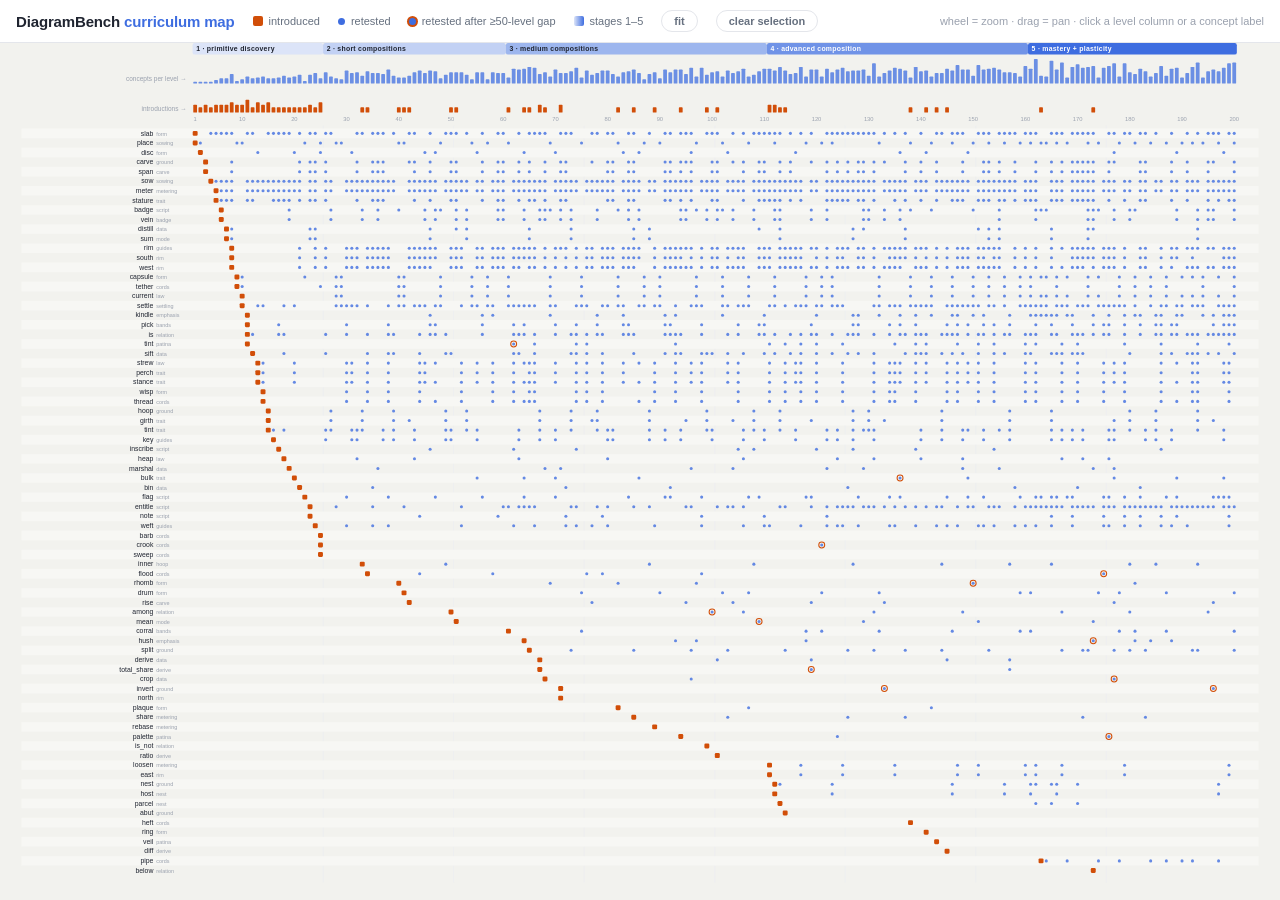
<file: docs/curriculum-map.html>
<!DOCTYPE html>
<html lang="en">
<head>
<meta charset="utf-8">
<meta name="viewport" content="width=device-width, initial-scale=1">
<title>DiagramBench Curriculum Map</title>
<style>
:root {
  --ground:#F2F2EE; --panel:#FFFFFF; --ink:#1F2430; --muted:#66707F;
  --faint:#9AA1AE; --line:#E4E6EB; --intro:#D14E08; --reuse:#3E6DE0;
  --grid:#ECEDF1; --stripe:#F7F7F4; --dim:0.14;
  --s1:#DCE4F8; --s2:#C2D1F4; --s3:#9DB6EE; --s4:#7093E7; --s5:#3E6DE0;
}
@media (prefers-color-scheme: dark) { :root {
  --ground:#14171E; --panel:#1C202A; --ink:#E7EAF1; --muted:#A2ABBA;
  --faint:#6E7686; --line:#2C3240; --intro:#E06A2B; --reuse:#5B82E8;
  --grid:#252B37; --stripe:#191D26;
  --s1:#262E40; --s2:#303C58; --s3:#3D4F77; --s4:#4C64A0; --s5:#6E93F0;
}}
:root[data-theme="light"] {
  --ground:#F2F2EE; --panel:#FFFFFF; --ink:#1F2430; --muted:#66707F;
  --faint:#9AA1AE; --line:#E4E6EB; --intro:#D14E08; --reuse:#3E6DE0;
  --grid:#ECEDF1; --stripe:#F7F7F4;
  --s1:#DCE4F8; --s2:#C2D1F4; --s3:#9DB6EE; --s4:#7093E7; --s5:#3E6DE0;
}
:root[data-theme="dark"] {
  --ground:#14171E; --panel:#1C202A; --ink:#E7EAF1; --muted:#A2ABBA;
  --faint:#6E7686; --line:#2C3240; --intro:#E06A2B; --reuse:#5B82E8;
  --grid:#252B37; --stripe:#191D26;
  --s1:#262E40; --s2:#303C58; --s3:#3D4F77; --s4:#4C64A0; --s5:#6E93F0;
}
* { box-sizing: border-box; }
html, body { height: 100%; }
body { margin:0; background:var(--ground); color:var(--ink); overflow:hidden;
  font-family: Inter,-apple-system,'Segoe UI','Helvetica Neue',Arial,sans-serif; }
#bar { display:flex; align-items:center; gap:18px; padding:10px 16px;
  background:var(--panel); border-bottom:1px solid var(--line); flex-wrap:wrap; }
#bar h1 { font-size:15px; margin:0; letter-spacing:-0.01em; }
#bar h1 span { color:var(--reuse); }
.chip { display:flex; align-items:center; gap:6px; font-size:11px;
  color:var(--muted); }
.sw { width:10px; height:10px; border-radius:2px; }
.sw.dot { border-radius:50%; width:7px; height:7px; }
.btn { font-size:11px; font-weight:600; padding:4px 12px; border-radius:14px;
  border:1px solid var(--line); background:var(--panel); color:var(--muted);
  cursor:pointer; }
.btn:hover { border-color: var(--reuse); color: var(--reuse); }
#hint { font-size:11px; color:var(--faint); margin-left:auto; }
#stage { position:relative; width:100%; height:calc(100% - 46px); }
svg { width:100%; height:100%; display:block; cursor:grab; }
svg.panning { cursor:grabbing; }
text { font-family:inherit; }
#tip { position:absolute; pointer-events:none; background:var(--panel);
  border:1px solid var(--line); border-radius:8px; padding:8px 10px;
  font-size:11px; line-height:1.45; max-width:340px; display:none;
  box-shadow:0 4px 18px rgba(10,14,25,0.14); z-index:5; }
#tip .h { font-weight:700; }
#tip .m { color:var(--muted); }
#inspector { position:absolute; top:12px; right:12px; width:320px;
  max-height:calc(100% - 24px); overflow-y:auto; background:var(--panel);
  border:1px solid var(--line); border-radius:12px; padding:14px 16px;
  font-size:12px; line-height:1.5; display:none; z-index:4;
  box-shadow:0 6px 24px rgba(10,14,25,0.14); }
#inspector h3 { margin:0 0 2px; font-size:13px; }
#inspector .sub { color:var(--muted); font-size:11px; margin-bottom:8px; }
#inspector .close { float:right; cursor:pointer; color:var(--faint);
  font-size:14px; border:none; background:none; }
#inspector ul { margin:6px 0 0; padding-left:0; list-style:none; }
#inspector li { padding:2px 0; cursor:pointer; display:flex; gap:6px;
  align-items:baseline; }
#inspector li:hover { color:var(--reuse); }
#inspector li .tag { font-size:9px; color:var(--faint); text-transform:
  uppercase; letter-spacing:0.05em; min-width:44px; }
#inspector li.new .name { color:var(--intro); font-weight:700; }
#inspector .stat { display:inline-block; margin-right:12px;
  color:var(--muted); }
#inspector .stat b { color:var(--ink); }
</style>
</head>
<body>
<div id="bar">
  <h1>DiagramBench <span>curriculum map</span></h1>
  <span class="chip"><span class="sw" style="background:var(--intro)"></span>introduced</span>
  <span class="chip"><span class="sw dot" style="background:var(--reuse)"></span>retested</span>
  <span class="chip"><span class="sw dot" style="background:var(--reuse);box-shadow:0 0 0 2px var(--intro)"></span>retested after ≥50-level gap</span>
  <span class="chip"><span class="sw" style="background:linear-gradient(90deg,var(--s1),var(--s5))"></span>stages 1–5</span>
  <button class="btn" id="fit">fit</button>
  <button class="btn" id="clear">clear selection</button>
  <span id="hint">wheel = zoom · drag = pan · click a level column or a concept label</span>
</div>
<div id="stage">
  <svg id="svg"><g id="world"></g><g id="overlay-fixed"></g></svg>
  <div id="tip"></div>
  <div id="inspector"></div>
</div>
<script>
const DATA = {"concepts": [{"n": "slab", "t": "form", "f": "sowing", "i": 1, "u": [1, 4, 5, 6, 7, 8, 11, 12, 15, 16, 17, 18, 19, 21, 23, 24, 26, 27, 32, 33, 35, 36, 37, 39, 42, 43, 46, 49, 50, 51, 53, 56, 59, 60, 63, 65, 66, 67, 68, 71, 72, 73, 77, 78, 80, 81, 84, 85, 88, 91, 92, 94, 95, 96, 99, 100, 101, 104, 106, 108, 109, 110, 111, 112, 113, 115, 117, 119, 122, 123, 124, 125, 126, 127, 128, 129, 130, 131, 133, 135, 137, 140, 143, 144, 146, 147, 148, 151, 152, 153, 155, 156, 157, 158, 160, 161, 162, 165, 166, 167, 169, 170, 171, 172, 173, 176, 177, 179, 180, 182, 183, 185, 188, 191, 193, 195, 196, 197, 199, 200], "g": []}, {"n": "place", "t": "op", "f": "sowing", "i": 1, "u": [1, 2, 9, 10, 22, 25, 28, 29, 40, 41, 48, 54, 57, 61, 69, 75, 82, 87, 90, 97, 102, 107, 112, 118, 121, 123, 132, 138, 142, 146, 150, 153, 156, 159, 161, 163, 164, 166, 168, 172, 174, 178, 181, 184, 187, 190, 192, 194, 197, 200], "g": []}, {"n": "disc", "t": "form", "f": "sowing", "i": 2, "u": [2, 13, 20, 25, 31, 45, 47, 55, 64, 70, 83, 86, 96, 103, 116, 136, 141, 149, 177, 189, 198], "g": []}, {"n": "carve", "t": "op", "f": "ground", "i": 3, "u": [3, 8, 21, 23, 24, 26, 32, 35, 36, 37, 42, 43, 46, 50, 51, 56, 59, 60, 63, 65, 68, 71, 72, 77, 80, 81, 84, 85, 91, 92, 94, 95, 96, 100, 101, 104, 106, 109, 110, 113, 115, 119, 122, 124, 126, 128, 129, 131, 133, 137, 140, 143, 148, 152, 153, 155, 158, 162, 165, 167, 169, 170, 171, 172, 173, 176, 177, 182, 183, 188, 191, 195, 196, 200], "g": []}, {"n": "span", "t": "carve", "f": "ground", "i": 3, "u": [3, 8, 21, 23, 24, 26, 32, 35, 36, 37, 43, 46, 50, 51, 56, 59, 60, 63, 65, 68, 71, 72, 80, 81, 84, 85, 91, 92, 94, 96, 100, 101, 106, 109, 110, 113, 115, 122, 124, 126, 128, 129, 131, 137, 140, 143, 148, 152, 153, 155, 158, 162, 165, 167, 169, 170, 171, 172, 173, 176, 182, 183, 188, 191, 195, 200], "g": []}, {"n": "sow", "t": "op", "f": "sowing", "i": 4, "u": [4, 5, 6, 7, 8, 11, 12, 13, 14, 15, 16, 17, 18, 19, 20, 21, 23, 24, 26, 27, 30, 31, 32, 33, 34, 35, 36, 37, 38, 39, 42, 43, 44, 45, 46, 47, 49, 50, 51, 52, 53, 55, 56, 58, 59, 60, 62, 63, 64, 65, 66, 67, 68, 70, 71, 72, 73, 74, 76, 77, 78, 79, 80, 81, 83, 84, 85, 86, 88, 89, 91, 92, 93, 94, 95, 96, 98, 99, 100, 101, 103, 104, 105, 106, 108, 109, 110, 111, 112, 113, 114, 115, 116, 117, 119, 120, 122, 123, 124, 125, 126, 127, 128, 129, 130, 131, 133, 134, 135, 136, 137, 139, 140, 141, 143, 144, 145, 146, 147, 148, 149, 151, 152, 153, 154, 155, 156, 157, 158, 160, 161, 162, 165, 166, 167, 169, 170, 171, 172, 173, 175, 176, 177, 179, 180, 182, 183, 185, 186, 188, 189, 191, 192, 193, 195, 196, 197, 198, 199, 200], "g": []}, {"n": "meter", "t": "op", "f": "metering", "i": 5, "u": [5, 6, 7, 8, 11, 12, 13, 14, 15, 16, 17, 18, 19, 20, 21, 23, 24, 26, 27, 30, 31, 32, 33, 34, 35, 36, 37, 38, 39, 42, 43, 44, 45, 46, 47, 49, 50, 51, 52, 53, 55, 56, 58, 59, 60, 62, 63, 64, 65, 66, 67, 68, 70, 71, 72, 73, 74, 76, 77, 78, 79, 80, 81, 83, 84, 85, 86, 88, 89, 91, 92, 93, 94, 95, 96, 98, 99, 100, 101, 103, 104, 105, 106, 108, 109, 110, 111, 112, 113, 114, 115, 116, 117, 119, 120, 122, 123, 124, 125, 126, 127, 128, 129, 130, 131, 133, 134, 135, 136, 137, 139, 140, 141, 143, 144, 145, 146, 147, 148, 149, 151, 152, 153, 154, 155, 156, 157, 158, 160, 161, 162, 165, 166, 167, 169, 170, 171, 172, 173, 175, 176, 177, 179, 180, 182, 183, 185, 186, 188, 189, 191, 192, 193, 195, 196, 197, 198, 199, 200], "g": []}, {"n": "stature", "t": "trait", "f": "metering", "i": 5, "u": [5, 6, 7, 8, 11, 12, 16, 17, 18, 19, 21, 23, 24, 26, 32, 35, 36, 37, 43, 46, 50, 51, 56, 59, 60, 63, 65, 66, 68, 71, 72, 80, 81, 84, 85, 91, 92, 94, 96, 100, 101, 106, 109, 110, 111, 112, 113, 115, 117, 122, 123, 124, 125, 126, 128, 129, 131, 135, 137, 140, 143, 146, 147, 148, 151, 152, 153, 155, 156, 158, 160, 161, 162, 165, 166, 167, 169, 170, 171, 172, 173, 176, 179, 182, 183, 188, 191, 195, 197, 199, 200], "g": []}, {"n": "badge", "t": "op", "f": "script", "i": 6, "u": [6, 19, 27, 33, 36, 40, 45, 47, 48, 51, 53, 59, 60, 64, 67, 68, 69, 71, 73, 78, 82, 84, 86, 94, 95, 97, 99, 101, 102, 104, 108, 112, 113, 119, 122, 129, 130, 133, 136, 138, 142, 150, 155, 162, 163, 164, 172, 173, 174, 177, 180, 181, 189, 193, 195, 196, 200], "g": []}, {"n": "vein", "t": "badge", "f": "script", "i": 6, "u": [6, 19, 27, 33, 36, 45, 47, 51, 53, 59, 60, 64, 67, 68, 71, 73, 78, 84, 86, 94, 95, 99, 101, 104, 108, 112, 113, 119, 122, 129, 130, 133, 136, 155, 162, 172, 173, 177, 180, 189, 193, 195, 196, 200], "g": []}, {"n": "distill", "t": "op", "f": "data", "i": 7, "u": [7, 8, 23, 24, 46, 51, 53, 65, 73, 85, 88, 109, 113, 127, 129, 137, 151, 153, 155, 165, 172, 173, 193], "g": []}, {"n": "sum", "t": "mode", "f": "data", "i": 7, "u": [7, 8, 23, 24, 46, 53, 65, 73, 85, 88, 113, 127, 137, 153, 155, 165, 172, 193], "g": []}, {"n": "rim", "t": "op", "f": "guides", "i": 8, "u": [8, 21, 24, 26, 30, 31, 32, 34, 35, 36, 37, 38, 42, 43, 44, 45, 46, 47, 50, 51, 52, 55, 56, 58, 59, 60, 62, 63, 64, 65, 66, 68, 70, 71, 72, 74, 76, 77, 79, 80, 81, 83, 84, 85, 86, 89, 91, 92, 93, 94, 95, 96, 98, 100, 101, 103, 104, 105, 106, 109, 110, 111, 113, 114, 115, 116, 117, 119, 120, 122, 124, 125, 126, 128, 129, 131, 133, 134, 135, 136, 137, 139, 140, 141, 143, 145, 147, 148, 149, 151, 152, 153, 154, 155, 158, 160, 162, 165, 167, 169, 170, 171, 172, 173, 175, 176, 177, 179, 182, 183, 186, 188, 189, 191, 192, 193, 195, 196, 198, 199, 200], "g": []}, {"n": "south", "t": "rim", "f": "guides", "i": 8, "u": [8, 21, 24, 26, 30, 31, 32, 34, 35, 36, 37, 38, 42, 43, 44, 45, 46, 47, 50, 51, 52, 55, 56, 58, 59, 60, 62, 63, 64, 65, 66, 68, 70, 72, 74, 76, 77, 79, 80, 81, 83, 84, 85, 86, 89, 91, 92, 93, 94, 96, 98, 100, 101, 103, 105, 106, 109, 110, 111, 113, 114, 115, 116, 117, 120, 122, 124, 125, 128, 129, 131, 134, 135, 136, 137, 139, 141, 143, 145, 147, 148, 149, 151, 152, 154, 155, 158, 160, 162, 165, 169, 170, 171, 172, 173, 175, 176, 177, 179, 182, 183, 186, 188, 189, 192, 198, 199, 200], "g": []}, {"n": "west", "t": "rim", "f": "guides", "i": 8, "u": [8, 21, 24, 26, 30, 31, 32, 34, 35, 36, 37, 38, 42, 43, 44, 45, 46, 50, 51, 52, 55, 56, 58, 59, 60, 62, 63, 65, 66, 68, 70, 72, 74, 76, 77, 79, 80, 81, 83, 84, 85, 89, 91, 92, 93, 94, 95, 96, 98, 100, 101, 103, 104, 105, 106, 109, 110, 111, 113, 114, 115, 116, 117, 119, 120, 122, 124, 125, 126, 128, 129, 131, 133, 134, 135, 136, 139, 140, 141, 143, 145, 147, 148, 149, 151, 152, 153, 154, 155, 158, 160, 162, 165, 167, 169, 170, 171, 173, 175, 176, 177, 179, 182, 183, 186, 188, 191, 192, 193, 195, 196, 198, 199, 200], "g": []}, {"n": "capsule", "t": "form", "f": "sowing", "i": 9, "u": [9, 10, 22, 28, 29, 40, 41, 48, 54, 57, 61, 69, 75, 82, 87, 90, 97, 102, 107, 112, 118, 121, 123, 132, 138, 142, 146, 150, 153, 156, 159, 161, 163, 164, 166, 168, 172, 174, 178, 181, 184, 187, 190, 192, 194, 197, 200], "g": []}, {"n": "tether", "t": "op", "f": "cords", "i": 9, "u": [9, 10, 25, 28, 29, 40, 41, 48, 54, 57, 61, 69, 75, 82, 87, 90, 97, 102, 107, 112, 118, 121, 123, 132, 138, 142, 146, 150, 153, 156, 159, 161, 166, 172, 178, 181, 184, 187, 194, 200], "g": []}, {"n": "current", "t": "law", "f": "settling", "i": 10, "u": [10, 28, 29, 40, 41, 48, 54, 57, 61, 69, 75, 82, 87, 90, 97, 102, 107, 112, 118, 121, 123, 132, 138, 142, 146, 150, 153, 156, 159, 161, 163, 164, 166, 168, 172, 174, 178, 181, 184, 187, 190, 192, 194, 197, 200], "g": []}, {"n": "settle", "t": "op", "f": "settling", "i": 10, "u": [10, 13, 14, 18, 20, 28, 29, 30, 31, 32, 34, 38, 40, 41, 43, 44, 45, 47, 48, 52, 54, 55, 57, 58, 61, 62, 63, 64, 65, 66, 69, 70, 74, 75, 76, 79, 80, 82, 83, 86, 87, 89, 90, 93, 96, 97, 98, 102, 103, 105, 106, 107, 111, 112, 114, 116, 117, 118, 120, 121, 123, 124, 125, 131, 132, 134, 135, 136, 138, 139, 140, 141, 142, 145, 146, 147, 148, 149, 150, 151, 153, 154, 156, 159, 160, 161, 162, 163, 164, 166, 167, 168, 170, 171, 172, 174, 175, 176, 177, 178, 179, 181, 184, 186, 187, 189, 190, 192, 193, 194, 197, 198, 199, 200], "g": []}, {"n": "kindle", "t": "op", "f": "emphasis", "i": 11, "u": [11, 46, 56, 58, 69, 78, 83, 91, 93, 102, 110, 120, 127, 128, 132, 136, 139, 142, 146, 147, 150, 152, 157, 161, 162, 163, 164, 165, 166, 168, 169, 173, 176, 179, 181, 182, 185, 186, 189, 190, 194, 196, 198, 199, 200], "g": []}, {"n": "pick", "t": "op", "f": "bands", "i": 11, "u": [11, 17, 30, 38, 46, 47, 56, 62, 64, 70, 74, 78, 83, 84, 91, 92, 98, 105, 109, 110, 119, 127, 128, 134, 136, 139, 145, 147, 149, 152, 154, 157, 162, 165, 169, 173, 175, 176, 179, 182, 185, 186, 188, 189, 196, 198, 199, 200], "g": []}, {"n": "is", "t": "relation", "f": "data", "i": 11, "u": [11, 12, 17, 18, 26, 30, 34, 38, 39, 44, 46, 47, 49, 56, 62, 63, 64, 66, 70, 73, 74, 76, 78, 79, 83, 84, 85, 91, 92, 93, 94, 98, 103, 105, 109, 110, 112, 115, 117, 119, 120, 123, 126, 127, 128, 131, 134, 136, 137, 139, 140, 141, 144, 145, 146, 147, 149, 151, 152, 154, 156, 157, 160, 161, 162, 165, 166, 169, 170, 171, 173, 175, 176, 179, 182, 185, 186, 188, 189, 191, 192, 193, 195, 196, 197, 198, 199, 200], "g": []}, {"n": "tint", "t": "op", "f": "patina", "i": 11, "u": [11, 62, 66, 74, 76, 93, 111, 114, 117, 120, 125, 135, 139, 141, 147, 151, 154, 160, 162, 167, 170, 179, 186, 193, 199], "g": [62]}, {"n": "sift", "t": "op", "f": "data", "i": 12, "u": [12, 18, 26, 34, 38, 39, 44, 49, 50, 62, 63, 66, 73, 74, 76, 79, 85, 91, 93, 94, 98, 99, 100, 103, 106, 110, 112, 115, 117, 120, 123, 126, 128, 131, 137, 139, 140, 141, 144, 146, 148, 151, 154, 156, 160, 161, 165, 166, 167, 169, 170, 171, 180, 186, 188, 191, 192, 193, 195, 197, 200], "g": []}, {"n": "strew", "t": "law", "f": "settling", "i": 13, "u": [13, 14, 20, 30, 31, 34, 38, 44, 45, 47, 52, 55, 58, 62, 64, 65, 66, 70, 74, 76, 79, 83, 86, 89, 93, 96, 98, 103, 105, 111, 114, 116, 117, 120, 125, 131, 134, 135, 136, 139, 141, 145, 147, 149, 151, 154, 160, 162, 167, 170, 175, 177, 179, 186, 189, 192, 193, 198, 199], "g": []}, {"n": "perch", "t": "trait", "f": "metering", "i": 13, "u": [13, 14, 20, 30, 31, 34, 38, 44, 45, 52, 55, 58, 62, 65, 66, 70, 74, 76, 79, 83, 89, 93, 96, 98, 103, 105, 111, 114, 116, 117, 120, 125, 131, 134, 135, 136, 139, 141, 145, 147, 149, 151, 154, 160, 162, 167, 170, 175, 177, 179, 186, 192, 193, 198, 199], "g": []}, {"n": "stance", "t": "trait", "f": "metering", "i": 13, "u": [13, 14, 20, 30, 31, 34, 38, 44, 45, 47, 52, 55, 58, 62, 64, 65, 66, 70, 74, 76, 79, 83, 86, 89, 93, 96, 98, 103, 105, 111, 114, 116, 117, 120, 125, 131, 134, 135, 136, 139, 141, 145, 147, 149, 151, 154, 160, 162, 167, 170, 175, 177, 179, 186, 189, 192, 193, 198, 199], "g": []}, {"n": "wisp", "t": "form", "f": "sowing", "i": 14, "u": [14, 30, 34, 38, 44, 52, 58, 62, 65, 66, 74, 76, 79, 89, 93, 98, 105, 111, 114, 117, 120, 125, 131, 134, 135, 139, 145, 147, 151, 154, 160, 162, 167, 170, 175, 179, 186, 192, 193, 199], "g": []}, {"n": "thread", "t": "op", "f": "cords", "i": 14, "u": [14, 30, 34, 38, 44, 47, 52, 58, 62, 64, 65, 66, 74, 76, 79, 86, 89, 93, 98, 105, 111, 114, 117, 120, 125, 131, 134, 135, 139, 145, 147, 151, 154, 160, 162, 167, 170, 175, 179, 186, 189, 192, 193, 199], "g": []}, {"n": "hoop", "t": "op", "f": "ground", "i": 15, "u": [15, 27, 33, 39, 49, 53, 67, 73, 78, 88, 99, 108, 113, 127, 130, 144, 157, 165, 180, 185, 193], "g": []}, {"n": "girth", "t": "trait", "f": "metering", "i": 15, "u": [15, 27, 33, 39, 42, 49, 53, 67, 73, 77, 78, 88, 95, 99, 104, 108, 113, 119, 127, 130, 133, 144, 157, 165, 177, 180, 185, 193, 196], "g": []}, {"n": "tint", "t": "trait", "f": "metering", "i": 15, "u": [15, 16, 18, 26, 27, 31, 32, 33, 37, 39, 43, 49, 50, 53, 55, 63, 67, 70, 73, 78, 80, 81, 88, 91, 94, 99, 100, 106, 108, 110, 113, 116, 122, 124, 127, 129, 130, 131, 140, 144, 148, 149, 152, 155, 157, 165, 167, 169, 171, 176, 177, 180, 183, 185, 188, 193, 198], "g": []}, {"n": "key", "t": "op", "f": "guides", "i": 16, "u": [16, 26, 31, 32, 37, 39, 43, 49, 50, 55, 63, 67, 70, 80, 81, 88, 91, 94, 100, 106, 110, 116, 122, 124, 127, 131, 140, 144, 148, 152, 157, 165, 167, 169, 171, 176, 177, 183, 185, 188, 198], "g": []}, {"n": "inscribe", "t": "op", "f": "script", "i": 17, "u": [17, 46, 62, 74, 105, 108, 120, 127, 139, 154, 186], "g": []}, {"n": "heap", "t": "law", "f": "settling", "i": 18, "u": [18, 32, 43, 63, 80, 106, 124, 131, 140, 148, 167, 171, 176], "g": []}, {"n": "marshal", "t": "op", "f": "data", "i": 19, "u": [19, 36, 68, 71, 96, 104, 122, 129, 148, 155, 173, 177], "g": []}, {"n": "bulk", "t": "trait", "f": "metering", "i": 20, "u": [20, 55, 64, 70, 86, 136, 149, 177, 189, 198], "g": [136]}, {"n": "bin", "t": "op", "f": "data", "i": 21, "u": [21, 35, 72, 92, 126, 158, 170, 182], "g": []}, {"n": "flag", "t": "op", "f": "script", "i": 22, "u": [22, 30, 38, 47, 56, 64, 70, 84, 91, 92, 98, 107, 109, 118, 119, 128, 134, 136, 145, 149, 152, 159, 162, 163, 165, 166, 168, 169, 175, 176, 179, 182, 187, 189, 196, 197, 198, 199], "g": []}, {"n": "entitle", "t": "op", "f": "script", "i": 23, "u": [23, 28, 35, 41, 52, 60, 61, 63, 64, 65, 66, 73, 74, 78, 80, 85, 88, 95, 96, 101, 103, 104, 106, 113, 114, 119, 122, 124, 125, 126, 127, 129, 130, 131, 133, 135, 137, 139, 141, 143, 144, 147, 149, 150, 153, 154, 155, 158, 160, 161, 162, 163, 164, 165, 166, 167, 169, 170, 171, 172, 173, 175, 176, 177, 179, 180, 181, 182, 183, 184, 185, 186, 188, 189, 190, 191, 192, 193, 194, 195, 196, 198, 199, 200], "g": []}, {"n": "note", "t": "op", "f": "script", "i": 23, "u": [23, 44, 59, 72, 79, 98, 110, 122, 165, 169, 175, 179, 182, 186, 189, 199], "g": []}, {"n": "weft", "t": "op", "f": "guides", "i": 24, "u": [24, 30, 35, 38, 52, 62, 66, 72, 74, 77, 80, 89, 98, 106, 110, 111, 117, 122, 124, 125, 128, 134, 135, 139, 143, 145, 147, 151, 152, 154, 158, 160, 162, 165, 169, 175, 176, 179, 182, 186, 188, 191, 199], "g": []}, {"n": "barb", "t": "op", "f": "cords", "i": 25, "u": [25], "g": []}, {"n": "crook", "t": "op", "f": "cords", "i": 25, "u": [25, 121], "g": [121]}, {"n": "sweep", "t": "op", "f": "cords", "i": 25, "u": [25], "g": []}, {"n": "inner", "t": "hoop", "f": "ground", "i": 33, "u": [33, 49, 88, 108, 127, 144, 157, 165, 180, 185, 193], "g": []}, {"n": "flood", "t": "op", "f": "cords", "i": 34, "u": [34, 44, 58, 76, 79, 98, 175], "g": [175]}, {"n": "rhomb", "t": "form", "f": "sowing", "i": 40, "u": [40, 69, 82, 97, 150, 181], "g": [150]}, {"n": "drum", "t": "form", "f": "sowing", "i": 41, "u": [41, 75, 90, 102, 107, 121, 132, 159, 161, 174, 178, 187, 200], "g": []}, {"n": "rise", "t": "carve", "f": "ground", "i": 42, "u": [42, 77, 95, 104, 119, 133, 177, 196], "g": []}, {"n": "among", "t": "relation", "f": "data", "i": 50, "u": [50, 100, 106, 131, 148, 167, 180, 195], "g": [100]}, {"n": "mean", "t": "mode", "f": "data", "i": 51, "u": [51, 109, 129, 151, 173], "g": [109]}, {"n": "corral", "t": "op", "f": "bands", "i": 61, "u": [61, 75, 118, 121, 132, 146, 159, 161, 178, 181, 187, 200], "g": []}, {"n": "hush", "t": "op", "f": "emphasis", "i": 64, "u": [64, 93, 97, 118, 173, 181, 184, 188], "g": [173]}, {"n": "split", "t": "op", "f": "ground", "i": 65, "u": [65, 73, 85, 96, 103, 114, 126, 131, 137, 144, 153, 167, 171, 172, 177, 180, 183, 192, 193, 200], "g": []}, {"n": "derive", "t": "op", "f": "data", "i": 67, "u": [67, 101, 119, 145, 157], "g": []}, {"n": "total_share", "t": "derive", "f": "data", "i": 67, "u": [67, 119, 157], "g": [119]}, {"n": "crop", "t": "op", "f": "data", "i": 68, "u": [68, 96, 177], "g": [177]}, {"n": "invert", "t": "op", "f": "ground", "i": 71, "u": [71, 133, 196], "g": [133, 196]}, {"n": "north", "t": "rim", "f": "guides", "i": 71, "u": [71], "g": []}, {"n": "plaque", "t": "form", "f": "sowing", "i": 82, "u": [82, 107, 142], "g": []}, {"n": "share", "t": "op", "f": "metering", "i": 85, "u": [85, 103, 126, 137, 171, 183], "g": []}, {"n": "rebase", "t": "op", "f": "metering", "i": 89, "u": [89], "g": []}, {"n": "palette", "t": "op", "f": "patina", "i": 94, "u": [94, 124, 176], "g": [176]}, {"n": "is_not", "t": "relation", "f": "data", "i": 99, "u": [99], "g": []}, {"n": "ratio", "t": "derive", "f": "data", "i": 101, "u": [101], "g": []}, {"n": "loosen", "t": "op", "f": "metering", "i": 111, "u": [111, 117, 125, 135, 147, 151, 160, 162, 167, 179, 199], "g": []}, {"n": "east", "t": "rim", "f": "guides", "i": 111, "u": [111, 117, 125, 135, 147, 151, 160, 162, 167, 179, 199], "g": []}, {"n": "nest", "t": "op", "f": "ground", "i": 112, "u": [112, 113, 123, 146, 156, 161, 162, 165, 166, 170, 197], "g": []}, {"n": "host", "t": "nest", "f": "ground", "i": 112, "u": [112, 123, 146, 156, 161, 166, 197], "g": []}, {"n": "parcel", "t": "nest", "f": "ground", "i": 113, "u": [113, 162, 165, 170], "g": []}, {"n": "abut", "t": "op", "f": "ground", "i": 114, "u": [114], "g": []}, {"n": "heft", "t": "op", "f": "cords", "i": 138, "u": [138], "g": []}, {"n": "ring", "t": "form", "f": "sowing", "i": 141, "u": [141], "g": []}, {"n": "veil", "t": "op", "f": "patina", "i": 143, "u": [143], "g": []}, {"n": "diff", "t": "derive", "f": "data", "i": 145, "u": [145], "g": []}, {"n": "pipe", "t": "op", "f": "cords", "i": 163, "u": [163, 164, 168, 174, 178, 184, 187, 190, 192, 197], "g": []}, {"n": "below", "t": "relation", "f": "data", "i": 173, "u": [173], "g": []}], "levels": [{"x": 1, "s": 1, "id": "s1-t001", "d": 2, "a": 1, "q": "Bring a single slab into being on the ground.", "new": [0, 1], "req": [0, 1]}, {"x": 2, "s": 1, "id": "s1-t002", "d": 2, "a": 2, "q": "Put exactly two discs on the ground, side by side.", "new": [2], "req": [1, 2]}, {"x": 3, "s": 1, "id": "s1-t003", "d": 2, "a": 1, "q": "Divide the ground horizontally into one region per quarter, using the 'quarter' vein of ledger 'quarterly_revenue'.", "new": [3, 4], "req": [3, 4]}, {"x": 4, "s": 1, "id": "s1-t004", "d": 2, "a": 1, "q": "Give every row of ledger 'energy_mix' a slab of its own on the ground.", "new": [5], "req": [0, 5]}, {"x": 5, "s": 1, "id": "s1-t005", "d": 4, "a": 2, "q": "Sow ledger 'age_distribution' as slabs and let each one's height express its 'population'.", "new": [6, 7], "req": [0, 5, 6, 7]}, {"x": 6, "s": 1, "id": "s1-t006", "d": 6, "a": 3, "q": "Sow 'age_distribution' as slabs with height from 'population', and write each slab's 'age_band' beneath it.", "new": [8, 9], "req": [0, 5, 6, 7, 8, 9]}, {"x": 7, "s": 1, "id": "s1-t007", "d": 6, "a": 3, "q": "Reduce ledger 'quarterly_revenue' to one row per quarter carrying total 'revenue', then sow the result as slabs with height from revenue.", "new": [10, 11], "req": [0, 5, 6, 7, 10, 11]}, {"x": 8, "s": 1, "id": "s1-t008", "d": 11, "a": 6, "q": "Show total 'revenue' per quarter from 'quarterly_revenue': one region per quarter, a slab in each, height from revenue. Raise calibrated rims on the south and west.", "new": [12, 13, 14], "req": [0, 3, 4, 5, 6, 7, 10, 11, 12, 13, 14]}, {"x": 9, "s": 1, "id": "s1-t009", "d": 3, "a": 3, "q": "Place two capsules named 'Alpha' and 'Beta', and run a cord from Alpha to Beta.", "new": [15, 16], "req": [1, 15, 16]}, {"x": 10, "s": 1, "id": "s1-t010", "d": 5, "a": 6, "q": "Build a chain: capsules 'Start' \u2192 'Middle' \u2192 'End', cords between them, flowing as an eastward current.", "new": [17, 18], "req": [1, 15, 16, 17, 18]}, {"x": 11, "s": 1, "id": "s1-t011", "d": 8, "a": 5, "q": "Sow 'browser_share' as slabs with height from 'share', tint the whole brood slate, then kindle only the Chrome slab so it stands out.", "new": [19, 20, 21, 22], "req": [0, 5, 6, 7, 19, 20, 21, 22]}, {"x": 12, "s": 1, "id": "s1-t012", "d": 6, "a": 3, "q": "From 'quarterly_revenue', keep only the rows where 'region' is Europe, and sow them as slabs with height from 'revenue'.", "new": [23], "req": [0, 5, 6, 7, 21, 23]}, {"x": 13, "s": 1, "id": "s1-t013", "d": 7, "a": 4, "q": "Scatter the cities of ledger 'city_stats': position each disc by 'growth' across the span and 'transit_share' up the rise.", "new": [24, 25, 26], "req": [2, 5, 6, 18, 24, 25, 26]}, {"x": 14, "s": 1, "id": "s1-t014", "d": 8, "a": 5, "q": "Trace 'monthly_finance': sow small points positioned by 'period' (span) and 'revenue' (rise), then thread one strand through them in period order.", "new": [27, 28], "req": [5, 6, 18, 24, 25, 26, 27, 28]}, {"x": 15, "s": 1, "id": "s1-t015", "d": 6, "a": 4, "q": "Hoop the ground and sow ledger 'energy_mix' so each source claims an angular share proportional to 'share', with a distinct tint per source.", "new": [29, 30, 31], "req": [0, 5, 6, 29, 30, 31]}, {"x": 16, "s": 1, "id": "s1-t016", "d": 6, "a": 4, "q": "Sow 'browser_share' slabs with height from 'share' and a distinct tint per 'browser'; raise a key explaining the tints.", "new": [32], "req": [0, 5, 6, 7, 31, 32]}, {"x": 17, "s": 1, "id": "s1-t017", "d": 7, "a": 4, "q": "Sow 'energy_mix' slabs with height from 'share', and inscribe the words 'Renewables lead' next to the Hydro slab.", "new": [33], "req": [0, 5, 6, 7, 20, 21, 33]}, {"x": 18, "s": 1, "id": "s1-t018", "d": 9, "a": 5, "q": "Take the 'Remote work' rows of 'survey_results' and pile them into a single column: each response's 'share' stacked on the previous one, tinted by 'response'.", "new": [34], "req": [0, 5, 6, 7, 18, 21, 23, 31, 34]}, {"x": 19, "s": 1, "id": "s1-t019", "d": 7, "a": 4, "q": "Sow 'feature_usage' as slabs with height from 'users', arranged from most-used to least-used, each badged with its 'feature' beneath.", "new": [35], "req": [0, 5, 6, 7, 8, 9, 35]}, {"x": 20, "s": 1, "id": "s1-t020", "d": 8, "a": 5, "q": "Scatter 'city_stats' discs by 'growth' (span) and 'transit_share' (rise), sizing each disc's bulk by 'population'.", "new": [36], "req": [2, 5, 6, 18, 24, 25, 26, 36]}, {"x": 21, "s": 1, "id": "s1-t021", "d": 10, "a": 6, "q": "Distribute the 'hours' of ledger 'ticket_resolution' into about 8 bins and show the count in each bin as a column. Rims south and west.", "new": [37], "req": [0, 3, 4, 5, 6, 7, 12, 13, 14, 37]}, {"x": 22, "s": 1, "id": "s1-t022", "d": 3, "a": 2, "q": "Place a capsule named 'Gateway' and tie a flag to it reading 'entry point'.", "new": [38], "req": [1, 15, 38]}, {"x": 23, "s": 1, "id": "s1-t023", "d": 10, "a": 6, "q": "Rebuild the quarterly total-revenue columns from 'quarterly_revenue' (one region per quarter). Entitle the ground 'Revenue by quarter' and add the note 'FY2025, all regions'.", "new": [39, 40], "req": [0, 3, 4, 5, 6, 7, 10, 11, 39, 40]}, {"x": 24, "s": 1, "id": "s1-t024", "d": 12, "a": 7, "q": "Chart total weekly 'visits' from 'site_traffic' as columns per 'week', with south and west rims and faint weft lines along the rise.", "new": [41], "req": [0, 3, 4, 5, 6, 7, 10, 11, 12, 13, 14, 41]}, {"x": 25, "s": 1, "id": "s1-t025", "d": 6, "a": 6, "q": "Place two discs named 'here' and 'there'; join them with a single arcing cord, curved noticeably, barbed at both ends.", "new": [42, 43, 44], "req": [1, 2, 16, 42, 43, 44]}, {"x": 26, "s": 2, "id": "s2-t026", "d": 13, "a": 8, "q": "From 'quarterly_revenue', keep Europe only and show 'revenue' per 'quarter', one slab per product side by side in each quarter, tinted by 'product', with a key and both rims.", "new": [], "req": [0, 3, 4, 5, 6, 7, 12, 13, 14, 21, 23, 31, 32]}, {"x": 27, "s": 2, "id": "s2-t027", "d": 8, "a": 5, "q": "Turn 'browser_share' into a hooped chart: angular share from 'share', tint per 'browser', each wedge badged with its browser at the rim.", "new": [], "req": [0, 5, 6, 8, 9, 29, 30, 31]}, {"x": 28, "s": 2, "id": "s2-t028", "d": 6, "a": 9, "q": "Draw a four-step pipeline flowing east: capsules 'Ingest' \u2192 'Clean' \u2192 'Train' \u2192 'Serve', each step tethered to the next. Entitle it 'Model pipeline'.", "new": [], "req": [1, 15, 16, 17, 18, 39]}, {"x": 29, "s": 2, "id": "s2-t029", "d": 5, "a": 8, "q": "Show a two-level hierarchy flowing south: a capsule 'CEO' on top, tethered down to capsules 'Product', 'Engineering' and 'Sales'.", "new": [], "req": [1, 15, 16, 17, 18]}, {"x": 30, "s": 2, "id": "s2-t030", "d": 15, "a": 10, "q": "Thread the 'revenue' of 'monthly_finance' across 'period', with rims and weft. Tie a flag reading 'record month' to the final point (period M24).", "new": [], "req": [5, 6, 12, 13, 14, 18, 20, 21, 24, 25, 26, 27, 28, 38, 41]}, {"x": 31, "s": 2, "id": "s2-t031", "d": 12, "a": 8, "q": "Scatter 'city_stats' by 'growth' and 'transit_share', tinted by 'continent', with a key and both rims.", "new": [], "req": [2, 5, 6, 12, 13, 14, 18, 24, 25, 26, 31, 32]}, {"x": 32, "s": 2, "id": "s2-t032", "d": 13, "a": 8, "q": "Stack 'team_allocation': one column per 'project', slabs piled by team with tint per 'team', a key, and both rims.", "new": [], "req": [0, 3, 4, 5, 6, 7, 12, 13, 14, 18, 31, 32, 34]}, {"x": 33, "s": 2, "id": "s2-t033", "d": 9, "a": 5, "q": "Make an open-middled ring of 'energy_mix': angular share from 'share', tint by 'source', badges at the rim, and a clear hole in the middle.", "new": [45], "req": [0, 5, 6, 8, 9, 29, 30, 31, 45]}, {"x": 34, "s": 2, "id": "s2-t034", "d": 14, "a": 9, "q": "Chart Search-channel 'visits' from 'site_traffic' across weeks as a threaded strand, then flood the region beneath it. Rims south and west.", "new": [46], "req": [5, 6, 12, 13, 14, 18, 21, 23, 24, 25, 26, 27, 28, 46]}, {"x": 35, "s": 2, "id": "s2-t035", "d": 12, "a": 8, "q": "Bin the 'hours' of 'ticket_resolution' (about 8 bins) into columns with rims and weft, entitled 'Time to resolution'.", "new": [], "req": [0, 3, 4, 5, 6, 7, 12, 13, 14, 37, 39, 41]}, {"x": 36, "s": 2, "id": "s2-t036", "d": 12, "a": 7, "q": "Rank the features of 'feature_usage' from most to least 'users' as columns, badge each with its value above, and add both rims.", "new": [], "req": [0, 3, 4, 5, 6, 7, 8, 9, 12, 13, 14, 35]}, {"x": 37, "s": 2, "id": "s2-t037", "d": 11, "a": 7, "q": "From 'model_evals', chart 'score' with one region per 'benchmark', models side by side tinted by 'model', a key, and rims.", "new": [], "req": [0, 3, 4, 5, 6, 7, 12, 13, 14, 31, 32]}, {"x": 38, "s": 2, "id": "s2-t038", "d": 16, "a": 11, "q": "Keep only the 'Variant B' rows of 'experiment_results' and thread 'conversion' over 'day'. Flag the final day (D14) with 'best conversion'.", "new": [], "req": [5, 6, 12, 13, 14, 18, 20, 21, 23, 24, 25, 26, 27, 28, 38, 41]}, {"x": 39, "s": 2, "id": "s2-t039", "d": 9, "a": 6, "q": "Hooped view of opinions: keep the 'Four-day week' rows of 'survey_results' and give each 'response' an angular share of 'share', tinted by response, with a key.", "new": [], "req": [0, 5, 6, 21, 23, 29, 30, 31, 32]}, {"x": 40, "s": 2, "id": "s2-t040", "d": 7, "a": 12, "q": "Draw an order flow heading east: capsule 'Submit' \u2192 capsule 'Validate' \u2192 rhomb 'Valid?' branching to capsule 'Fulfil' (cord badged 'yes') and capsule 'Reject' (cord badged 'no').", "new": [47], "req": [1, 8, 15, 16, 17, 18, 47]}, {"x": 41, "s": 2, "id": "s2-t041", "d": 7, "a": 7, "q": "Sketch a service and its store, flowing east: capsule 'API' \u2192 capsule 'Worker' \u2192 drum 'Queue DB'. Entitle it 'Job system'.", "new": [48], "req": [1, 15, 16, 17, 18, 39, 48]}, {"x": 42, "s": 2, "id": "s2-t042", "d": 9, "a": 5, "q": "Lay 'city_stats' out as horizontal bars: one row per 'city', bar length from 'population' running east, rims south and west.", "new": [49], "req": [0, 3, 5, 6, 12, 13, 14, 30, 49]}, {"x": 43, "s": 2, "id": "s2-t043", "d": 13, "a": 8, "q": "Stack all of 'survey_results': one column per 'topic', responses piled and tinted by 'response', with a key and rims.", "new": [], "req": [0, 3, 4, 5, 6, 7, 12, 13, 14, 18, 31, 32, 34]}, {"x": 44, "s": 2, "id": "s2-t044", "d": 15, "a": 10, "q": "Thread and flood the Control variant of 'experiment_results' ('conversion' over 'day'), rims south/west, and note the ground 'baseline cohort'.", "new": [], "req": [5, 6, 12, 13, 14, 18, 21, 23, 24, 25, 26, 27, 28, 40, 46]}, {"x": 45, "s": 2, "id": "s2-t045", "d": 12, "a": 7, "q": "Scatter 'feature_usage' with 'users' across the span and 'satisfaction' up the rise, badge each disc with its 'feature', rims on south and west.", "new": [], "req": [2, 5, 6, 8, 9, 12, 13, 14, 18, 24, 25, 26]}, {"x": 46, "s": 2, "id": "s2-t046", "d": 15, "a": 10, "q": "Chart total 'revenue' per 'quarter' from 'quarterly_revenue' as columns with rims; kindle the Q4 column and inscribe 'strongest finish' beside it.", "new": [], "req": [0, 3, 4, 5, 6, 7, 10, 11, 12, 13, 14, 19, 20, 21, 33]}, {"x": 47, "s": 2, "id": "s2-t047", "d": 14, "a": 8, "q": "Lay the 'milestones' ledger out as a timeline: discs stationed by 'week' on one strand, each badged with its 'milestone', a south rim, and a flag 'go-live' on the Launch point.", "new": [], "req": [2, 5, 6, 8, 9, 12, 13, 18, 20, 21, 24, 26, 28, 38]}, {"x": 48, "s": 2, "id": "s2-t048", "d": 6, "a": 12, "q": "Chart a release flow heading east: 'Build' \u2192 'Test' (cord badged 'ci') \u2192 'Stage' \u2192 'Approve' \u2192 'Ship' (cord from Approve badged 'manual'), all capsules.", "new": [], "req": [1, 8, 15, 16, 17, 18]}, {"x": 49, "s": 2, "id": "s2-t049", "d": 10, "a": 6, "q": "An open-middled ring of 'team_allocation' sifted to project 'Atlas': share from 'engineers', tint per 'team', explained by a key rather than badges.", "new": [], "req": [0, 5, 6, 21, 23, 29, 30, 31, 32, 45]}, {"x": 50, "s": 2, "id": "s2-t050", "d": 13, "a": 8, "q": "From 'site_traffic', keep weeks W01 through W04 only (they are 'among' a list) and chart 'visits' per 'week' with channels side by side, tinted by 'channel', key and rims.", "new": [50], "req": [0, 3, 4, 5, 6, 7, 12, 13, 14, 23, 31, 32, 50]}, {"x": 51, "s": 2, "id": "s2-t051", "d": 13, "a": 7, "q": "Average each model's 'score' across benchmarks in 'model_evals' (mean, not sum) and chart the means as columns with badges and rims.", "new": [51], "req": [0, 3, 4, 5, 6, 7, 8, 9, 10, 12, 13, 14, 51]}, {"x": 52, "s": 2, "id": "s2-t052", "d": 13, "a": 9, "q": "Thread 'margin' over 'period' from 'monthly_finance' with weft and rims, entitled 'Operating margin'.", "new": [], "req": [5, 6, 12, 13, 14, 18, 24, 25, 26, 27, 28, 39, 41]}, {"x": 53, "s": 2, "id": "s2-t053", "d": 10, "a": 6, "q": "Total the 'engineers' of 'team_allocation' per 'team' and hoop the result: angular share per team, tinted, badged at the rim.", "new": [], "req": [0, 5, 6, 8, 9, 10, 11, 29, 30, 31]}, {"x": 54, "s": 2, "id": "s2-t054", "d": 5, "a": 12, "q": "Grow a southward tree: 'Root' to 'Left' and 'Right'; 'Left' to 'L1' and 'L2'; 'Right' to 'R1'. All capsules.", "new": [], "req": [1, 15, 16, 17, 18]}, {"x": 55, "s": 2, "id": "s2-t055", "d": 13, "a": 9, "q": "Scatter 'city_stats' by 'growth' and 'transit_share'; size discs by 'population', tint by 'continent', add a key and rims.", "new": [], "req": [2, 5, 6, 12, 13, 14, 18, 24, 25, 26, 31, 32, 36]}, {"x": 56, "s": 2, "id": "s2-t056", "d": 13, "a": 9, "q": "Columns of 'population' per 'age_band' from 'age_distribution' with rims; kindle the 30-39 column and flag it 'largest cohort'.", "new": [], "req": [0, 3, 4, 5, 6, 7, 12, 13, 14, 19, 20, 21, 38]}, {"x": 57, "s": 2, "id": "s2-t057", "d": 5, "a": 8, "q": "A southward incident flow: 'Alert' \u2192 'Triage' \u2192 'Mitigate' \u2192 'Postmortem', capsules tethered in order.", "new": [], "req": [1, 15, 16, 17, 18]}, {"x": 58, "s": 2, "id": "s2-t058", "d": 13, "a": 9, "q": "Flood the area under threaded 'revenue' over 'period' ('monthly_finance'), kindle the strand itself, rims south and west.", "new": [], "req": [5, 6, 12, 13, 14, 18, 19, 24, 25, 26, 27, 28, 46]}, {"x": 59, "s": 2, "id": "s2-t059", "d": 12, "a": 7, "q": "Chart 'value' per 'phase' of 'sales_pipeline' as columns in phase order, badge values above, rims, and note 'values in $M'.", "new": [], "req": [0, 3, 4, 5, 6, 7, 8, 9, 12, 13, 14, 40]}, {"x": 60, "s": 2, "id": "s2-t060", "d": 12, "a": 7, "q": "Show the hiring funnel: 'candidates' per 'stage' from 'hiring_funnel' as columns in stage order, badged with candidate counts, rims south and west, entitled 'Hiring funnel'.", "new": [], "req": [0, 3, 4, 5, 6, 7, 8, 9, 12, 13, 14, 39]}, {"x": 61, "s": 3, "id": "s3-t061", "d": 7, "a": 12, "q": "Architecture, flowing east: capsule 'Users' \u2192 capsule 'Gateway' \u2192 three service capsules 'Payments', 'Orders', 'Search'. Corral the three services under the label 'Core'. Entitle it 'Platform'.", "new": [52], "req": [1, 15, 16, 17, 18, 39, 52]}, {"x": 62, "s": 3, "id": "s3-t062", "d": 17, "a": 31, "q": "Thread all three variants of 'experiment_results' ('conversion' over 'day') as separate strands: Control in slate, Variant B in ember, Variant C in tide. Inscribe each variant's name at its final point (D14). Rims and weft.", "new": [], "req": [5, 6, 12, 13, 14, 18, 20, 21, 22, 23, 24, 25, 26, 27, 28, 33, 41]}, {"x": 63, "s": 3, "id": "s3-t063", "d": 16, "a": 10, "q": "For product 'Aria' only, stack 'revenue' per 'quarter' by region (tint per 'region') from 'quarterly_revenue', with key, rims, and the title 'Aria revenue by region'.", "new": [], "req": [0, 3, 4, 5, 6, 7, 12, 13, 14, 18, 21, 23, 31, 32, 34, 39]}, {"x": 64, "s": 3, "id": "s3-t064", "d": 17, "a": 12, "q": "An annotated timeline of 'milestones': discs stationed by 'week', sized by 'impact', badged with milestone names, threaded in order. Flag Launch as 'go-live', hush the Retrospective point, south rim, title 'Project timeline'.", "new": [53], "req": [2, 5, 6, 8, 9, 12, 13, 18, 20, 21, 24, 26, 28, 36, 38, 39, 53]}, {"x": 65, "s": 3, "id": "s3-t065", "d": 19, "a": 16, "q": "Split the ground into two side-by-side panels. Left: quarterly total 'revenue' columns from 'quarterly_revenue', entitled 'Quarterly total'. Right: 'revenue' threaded over 'period' from 'monthly_finance', entitled 'Monthly trend'. Rims on both.", "new": [54], "req": [0, 3, 4, 5, 6, 7, 10, 11, 12, 13, 14, 18, 24, 25, 26, 27, 28, 39, 54]}, {"x": 66, "s": 3, "id": "s3-t066", "d": 18, "a": 16, "q": "On one ground, station Search-channel 'visits' from 'site_traffic' as slabs by 'week' (heights from visits), and lay Social visits over them as an ember strand threaded through wisps at the same stations. Shared rise. Rims, weft, title 'Search vs Social'.", "new": [], "req": [0, 5, 6, 7, 12, 13, 14, 18, 21, 22, 23, 24, 25, 26, 27, 28, 39, 41]}, {"x": 67, "s": 3, "id": "s3-t067", "d": 11, "a": 7, "q": "Derive each browser's percentage of total 'share' in 'browser_share' (call the new vein 'pct'), hoop the result with angular share from 'pct', tints per browser, and badge each wedge with its 'pct' value in the middle of the wedge.", "new": [55, 56], "req": [0, 5, 6, 8, 9, 29, 30, 31, 32, 55, 56]}, {"x": 68, "s": 3, "id": "s3-t068", "d": 13, "a": 8, "q": "Keep only the five most-visited cities of 'city_stats' (rank by 'population', keep the top 5) and chart their populations as columns, badged with 'city' beneath, rims on both sides.", "new": [57], "req": [0, 3, 4, 5, 6, 7, 8, 9, 12, 13, 14, 35, 57]}, {"x": 69, "s": 3, "id": "s3-t069", "d": 8, "a": 17, "q": "A support process flowing east: 'Ticket' \u2192 'Classify' \u2192 rhomb 'Urgent?' branching to 'Page on-call' (badge 'yes') and 'Queue' (badge 'no'); both continue to 'Resolve'. Kindle the urgent path cords ('Urgent?' \u2192 'Page on-call' and 'Page on-call' \u2192 'Resolve').", "new": [], "req": [1, 8, 15, 16, 17, 18, 19, 47]}, {"x": 70, "s": 3, "id": "s3-t070", "d": 16, "a": 11, "q": "Scatter 'city_stats' ('growth' across, 'transit_share' up), discs sized by 'population' and tinted by 'continent', with key and rims. Flag Busan 'largest city'.", "new": [], "req": [2, 5, 6, 12, 13, 14, 18, 20, 21, 24, 25, 26, 31, 32, 36, 38]}, {"x": 71, "s": 3, "id": "s3-t071", "d": 12, "a": 7, "q": "Chart 'median_days' per 'stage' from 'hiring_funnel' as columns hanging from the roof (invert the rise), badges below each bar, and a north rim.", "new": [58, 59], "req": [0, 3, 4, 5, 6, 7, 8, 9, 12, 35, 58, 59]}, {"x": 72, "s": 3, "id": "s3-t072", "d": 12, "a": 8, "q": "A finer distribution: bin 'ticket_resolution' 'hours' into about 12 bins, columns with rims and weft, and note 'n = 40 tickets'.", "new": [], "req": [0, 3, 4, 5, 6, 7, 12, 13, 14, 37, 40, 41]}, {"x": 73, "s": 3, "id": "s3-t073", "d": 14, "a": 17, "q": "Two hooped charts side by side from 'quarterly_revenue': total 'revenue' share per 'product' for Europe (left) and Asia (right), wedges tinted and badged by product, each panel entitled with its region.", "new": [], "req": [0, 5, 6, 8, 9, 10, 11, 21, 23, 29, 30, 31, 39, 54]}, {"x": 74, "s": 3, "id": "s3-t074", "d": 18, "a": 41, "q": "Thread all four channels of 'site_traffic' ('visits' over 'week') as separate strands \u2014 Search tide, Social ember, Direct moss, Email plum \u2014 inscribing each channel's name at W12. Rims and weft, entitled 'Traffic by channel'.", "new": [], "req": [5, 6, 12, 13, 14, 18, 20, 21, 22, 23, 24, 25, 26, 27, 28, 33, 39, 41]}, {"x": 75, "s": 3, "id": "s3-t075", "d": 7, "a": 15, "q": "An eastward architecture: 'Web' and 'Mobile' capsules both tether to 'API'; 'API' tethers to 'Billing' and 'Catalog'; both services tether to drum 'Main DB'. Corral Web+Mobile as 'Clients' and Billing+Catalog as 'Services'.", "new": [], "req": [1, 15, 16, 17, 18, 48, 52]}, {"x": 76, "s": 3, "id": "s3-t076", "d": 15, "a": 19, "q": "Overlay two flooded strands from 'experiment_results': Control (slate) and Variant B (ember), 'conversion' over 'day', on shared rims.", "new": [], "req": [5, 6, 12, 13, 14, 18, 21, 22, 23, 24, 25, 26, 27, 28, 46]}, {"x": 77, "s": 3, "id": "s3-t077", "d": 10, "a": 6, "q": "Horizontal bars of 'p99' per 'service' from 'service_latency', running east, with rims south and west and weft lines along the span.", "new": [], "req": [0, 3, 5, 6, 12, 13, 14, 30, 41, 49]}, {"x": 78, "s": 3, "id": "s3-t078", "d": 12, "a": 8, "q": "Hoop 'energy_mix' (share from 'share', tint and rim-badges per 'source'), kindle the Hydro wedge, and entitle the ground 'Generation mix'.", "new": [], "req": [0, 5, 6, 8, 9, 19, 20, 21, 29, 30, 31, 39]}, {"x": 79, "s": 3, "id": "s3-t079", "d": 15, "a": 10, "q": "Keep only the 'after launch' era of 'monthly_finance' and show 'revenue' over 'period' as a flooded strand with rims, noting 'post-launch only'.", "new": [], "req": [5, 6, 12, 13, 14, 18, 21, 23, 24, 25, 26, 27, 28, 40, 46]}, {"x": 80, "s": 3, "id": "s3-t080", "d": 15, "a": 10, "q": "The full 'survey_results' picture: one column per 'topic', responses piled in rank order and tinted by 'response', key, rims, weft, entitled 'Workplace survey'.", "new": [], "req": [0, 3, 4, 5, 6, 7, 12, 13, 14, 18, 31, 32, 34, 39, 41]}, {"x": 81, "s": 3, "id": "s3-t081", "d": 11, "a": 7, "q": "Regroup 'model_evals': one region per 'model' with benchmark scores side by side, tinted by 'benchmark', key and rims.", "new": [], "req": [0, 3, 4, 5, 6, 7, 12, 13, 14, 31, 32]}, {"x": 82, "s": 3, "id": "s3-t082", "d": 8, "a": 15, "q": "A deployment flow east: 'Commit' \u2192 'CI' \u2192 rhomb 'Pass?' \u2192 'Canary' (badge 'yes') and 'Fix' (badge 'no'); 'Fix' loops onward to 'Commit' is not needed \u2014 instead 'Canary' \u2192 'Fleet'. Include a plaque 'v2.4 rollout' placed in the flow, untethered.", "new": [60], "req": [1, 8, 15, 16, 17, 18, 47, 60]}, {"x": 83, "s": 3, "id": "s3-t083", "d": 13, "a": 8, "q": "Scatter 'city_stats' by 'growth' and 'transit_share' with rims; kindle exactly the European cities (their 'continent' is Europe).", "new": [], "req": [2, 5, 6, 12, 13, 14, 18, 19, 20, 21, 24, 25, 26]}, {"x": 84, "s": 3, "id": "s3-t084", "d": 14, "a": 8, "q": "Columns of 'value' per 'phase' from 'sales_pipeline', badged with 'deals' counts, rims, and a flag 'closed revenue' on the Won column.", "new": [], "req": [0, 3, 4, 5, 6, 7, 8, 9, 12, 13, 14, 20, 21, 38]}, {"x": 85, "s": 3, "id": "s3-t085", "d": 16, "a": 18, "q": "Compare regions fairly: two panels of quarterly total 'revenue' columns from 'quarterly_revenue' \u2014 Europe left, Asia right \u2014 with the stature gauge shared so heights are comparable. Rims and a title per panel.", "new": [61], "req": [0, 3, 4, 5, 6, 7, 10, 11, 12, 13, 14, 21, 23, 39, 54, 61]}, {"x": 86, "s": 3, "id": "s3-t086", "d": 12, "a": 7, "q": "A weighted timeline: 'milestones' discs stationed by 'week' and sized by 'impact', badged with names, threaded in week order, south rim.", "new": [], "req": [2, 5, 6, 8, 9, 12, 13, 18, 24, 26, 28, 36]}, {"x": 87, "s": 3, "id": "s3-t087", "d": 5, "a": 14, "q": "A three-level org tree flowing south: 'CTO' \u2192 'Platform' and 'Product'; 'Platform' \u2192 'Infra' and 'Tooling'; 'Product' \u2192 'Growth' and 'Core UX'. Capsules all.", "new": [], "req": [1, 15, 16, 17, 18]}, {"x": 88, "s": 3, "id": "s3-t088", "d": 11, "a": 7, "q": "An open ring of total 'engineers' per 'team' from 'team_allocation', tint per team, key instead of badges, entitled 'Engineering allocation'.", "new": [], "req": [0, 5, 6, 10, 11, 29, 30, 31, 32, 39, 45]}, {"x": 89, "s": 3, "id": "s3-t089", "d": 13, "a": 9, "q": "Thread 'margin' over 'period' from 'monthly_finance', but rebase the perch gauge so it starts at 0 rather than hugging the data. Rims and weft.", "new": [62], "req": [5, 6, 12, 13, 14, 18, 24, 25, 26, 27, 28, 41, 62]}, {"x": 90, "s": 3, "id": "s3-t090", "d": 6, "a": 8, "q": "A dependency stack flowing north (foundations at the bottom): drum 'Postgres' \u2192 capsule 'ORM' \u2192 capsule 'API' \u2192 capsule 'Frontend', each tethered upward to the next.", "new": [], "req": [1, 15, 16, 17, 18, 48]}, {"x": 91, "s": 3, "id": "s3-t091", "d": 16, "a": 14, "q": "Grouped columns of European 'revenue' per 'quarter' from 'quarterly_revenue' (products side by side, tinted by 'product', key, rims). Kindle Breeze's Q3 slab and flag it 'Peak quarter'.", "new": [], "req": [0, 3, 4, 5, 6, 7, 12, 13, 14, 19, 20, 21, 23, 31, 32, 38]}, {"x": 92, "s": 3, "id": "s3-t092", "d": 13, "a": 8, "q": "Bin 'ticket_resolution' 'hours' into about 8 bins as columns with rims, and flag the tallest bin 'most tickets'.", "new": [], "req": [0, 3, 4, 5, 6, 7, 12, 13, 14, 20, 21, 37, 38]}, {"x": 93, "s": 3, "id": "s3-t093", "d": 16, "a": 30, "q": "Thread all three variants of 'experiment_results' over 'day'; kindle the Variant B strand and hush the other two so the winner carries the eye. Rims south and west.", "new": [], "req": [5, 6, 12, 13, 14, 18, 19, 21, 22, 23, 24, 25, 26, 27, 28, 53]}, {"x": 94, "s": 3, "id": "s3-t094", "d": 16, "a": 10, "q": "Chart 'visits' per 'channel' for week W12 of 'site_traffic' (sift first) as columns tinted by 'channel' under the 'dusk' palette, badges above, key and rims.", "new": [63], "req": [0, 3, 4, 5, 6, 7, 8, 9, 12, 13, 14, 21, 23, 31, 32, 63]}, {"x": 95, "s": 3, "id": "s3-t095", "d": 11, "a": 6, "q": "The hiring funnel sideways: one row per 'stage' from 'hiring_funnel', bar length from 'candidates', each badged east with its 'median_days'. West rim, entitled 'Hiring funnel'.", "new": [], "req": [0, 3, 5, 6, 8, 9, 12, 14, 30, 39, 49]}, {"x": 96, "s": 3, "id": "s3-t096", "d": 18, "a": 15, "q": "Two views of 'city_stats' side by side: left, a strewn scatter of 'growth' vs 'transit_share' with rims; right, columns of 'population' for the six largest cities (rank then keep 6), west rim. Entitle each panel.", "new": [], "req": [0, 2, 3, 4, 5, 6, 7, 12, 13, 14, 18, 24, 25, 26, 35, 39, 54, 57]}, {"x": 97, "s": 3, "id": "s3-t097", "d": 8, "a": 13, "q": "An escalation flow east: 'Report' \u2192 'Review' \u2192 rhomb 'Severe?' \u2192 'Escalate' (badge 'yes') and 'Archive' (badge 'no'). Hush the Archive capsule to de-emphasize the cold path.", "new": [], "req": [1, 8, 15, 16, 17, 18, 47, 53]}, {"x": 98, "s": 3, "id": "s3-t098", "d": 18, "a": 13, "q": "Flood Social-channel 'visits' from 'site_traffic' over 'week' with weft and rims; flag W12 'holiday spike' and note 'tracking since January'.", "new": [], "req": [5, 6, 12, 13, 14, 18, 20, 21, 23, 24, 25, 26, 27, 28, 38, 40, 41, 46]}, {"x": 99, "s": 3, "id": "s3-t099", "d": 10, "a": 6, "q": "Hoop 'energy_mix' without coal: sift out rows where 'source' is Coal ('is_not'), angular share from 'share', tints and rim badges per source.", "new": [64], "req": [0, 5, 6, 8, 9, 23, 29, 30, 31, 64]}, {"x": 100, "s": 3, "id": "s3-t100", "d": 13, "a": 8, "q": "From 'model_evals', keep only the Reasoning and Coding benchmarks ('among'), then chart 'score' per 'model' with the two benchmarks side by side, tinted by 'benchmark', key and rims.", "new": [], "req": [0, 3, 4, 5, 6, 7, 12, 13, 14, 23, 31, 32, 50]}, {"x": 101, "s": 3, "id": "s3-t101", "d": 14, "a": 8, "q": "Derive each service's tail ratio in 'service_latency' \u2014 'p99' divided by 'p50', name it 'tail_ratio' \u2014 and chart it as columns with value badges and rims, entitled 'Tail amplification'.", "new": [65], "req": [0, 3, 4, 5, 6, 7, 8, 9, 12, 13, 14, 39, 55, 65]}, {"x": 102, "s": 3, "id": "s3-t102", "d": 8, "a": 12, "q": "An eastward call graph: 'Client' \u2192 'Edge' (cord badged '12ms') \u2192 'App' (cord badged '27ms') \u2192 drum 'Store' (cord badged '38ms'). Kindle the App capsule.", "new": [], "req": [1, 8, 15, 16, 17, 18, 19, 48]}, {"x": 103, "s": 3, "id": "s3-t103", "d": 15, "a": 18, "q": "Side-by-side scatters of 'city_stats' for Europe and Asia ('growth' vs 'transit_share'), with the perch gauge shared so the panels are comparable. Rims and per-panel titles.", "new": [], "req": [2, 5, 6, 12, 13, 14, 18, 21, 23, 24, 25, 26, 39, 54, 61]}, {"x": 104, "s": 3, "id": "s3-t104", "d": 12, "a": 7, "q": "Horizontal bars of all twelve cities' 'population' from 'city_stats', longest first (rank by population), city badges inside the rise carve, values badged east, west rim, entitled 'City populations'.", "new": [], "req": [0, 3, 5, 6, 8, 9, 12, 14, 30, 35, 39, 49]}, {"x": 105, "s": 3, "id": "s3-t105", "d": 14, "a": 11, "q": "Thread 'revenue' over 'period' from 'monthly_finance' with rims; inscribe '120 at start' by the first point and '295 at close' by the last.", "new": [], "req": [5, 6, 12, 13, 14, 18, 20, 21, 24, 25, 26, 27, 28, 33]}, {"x": 106, "s": 3, "id": "s3-t106", "d": 17, "a": 11, "q": "Stacked weekly traffic, polished: from 'site_traffic' keep weeks W07\u2013W12 ('among'), one column per 'week', channels piled and tinted, key, rims, weft, entitled 'Traffic, second half'.", "new": [], "req": [0, 3, 4, 5, 6, 7, 12, 13, 14, 18, 23, 31, 32, 34, 39, 41, 50]}, {"x": 107, "s": 3, "id": "s3-t107", "d": 8, "a": 10, "q": "A data pipeline east: drum 'Events' \u2192 capsule 'Ingest' \u2192 capsule 'Transform' \u2192 drum 'Warehouse'; plus a plaque 'hourly batches' placed alongside and a flag 'PII scrubbed here' tied to Transform.", "new": [], "req": [1, 15, 16, 17, 18, 38, 48, 60]}, {"x": 108, "s": 3, "id": "s3-t108", "d": 10, "a": 6, "q": "An open ring of 'energy_mix' (share by 'source', tinted, rim badges) with the words '100 GW total' inscribed on the ground.", "new": [], "req": [0, 5, 6, 8, 9, 29, 30, 31, 33, 45]}, {"x": 109, "s": 3, "id": "s3-t109", "d": 14, "a": 8, "q": "Average 'score' per 'benchmark' across models in 'model_evals' and chart the means as columns with rims; flag the Math column 'weakest area'.", "new": [], "req": [0, 3, 4, 5, 6, 7, 10, 12, 13, 14, 20, 21, 38, 51]}, {"x": 110, "s": 3, "id": "s3-t110", "d": 17, "a": 13, "q": "For the Americas, group 'revenue' per 'quarter' by product from 'quarterly_revenue' (tint per 'product', key, rims, weft). Kindle Aria's Q4 slab and note 'Aria drove the Q4 record'.", "new": [], "req": [0, 3, 4, 5, 6, 7, 12, 13, 14, 19, 20, 21, 23, 31, 32, 40, 41]}, {"x": 111, "s": 4, "id": "s4-t111", "d": 17, "a": 15, "q": "From 'monthly_finance', station monthly 'revenue' as slabs by 'period' and lay 'margin' over them as an ember strand on its own loosened gauge (east rim for margin, west for revenue, south for periods; weft).", "new": [66, 67], "req": [0, 5, 6, 7, 12, 13, 14, 18, 22, 24, 25, 26, 27, 28, 41, 66, 67]}, {"x": 112, "s": 4, "id": "s4-t112", "d": 15, "a": 9, "q": "Sketch 'Gateway' \u2192 'Payments' flowing east; beneath the Payments capsule, nest a fresh parcel and sow that service's rows of 'latency_profile' as mini columns metered by 'ms', badged with their 'metric'.", "new": [68, 69], "req": [0, 1, 5, 6, 7, 8, 9, 15, 16, 17, 18, 21, 23, 68, 69]}, {"x": 113, "s": 4, "id": "s4-t113", "d": 19, "a": 14, "q": "Quarterly total 'revenue' columns from 'quarterly_revenue' with rims; then nest an inset parcel toward the east, hoop it, and show total revenue share per 'region' as tinted wedges badged with the region name. Entitle the whole ground.", "new": [70], "req": [0, 3, 4, 5, 6, 7, 8, 9, 10, 11, 12, 13, 14, 29, 30, 31, 39, 68, 70]}, {"x": 114, "s": 4, "id": "s4-t114", "d": 15, "a": 19, "q": "Two stacked panels over the same months of 'monthly_finance': 'revenue' threaded above, ember 'margin' threaded below, west rims on both, south rim below, panels abutting along their west edges so the strands align.", "new": [71], "req": [5, 6, 12, 13, 14, 18, 22, 24, 25, 26, 27, 28, 39, 54, 71]}, {"x": 115, "s": 4, "id": "s4-t115", "d": 11, "a": 20, "q": "Carve twice: European rows of 'quarterly_revenue' arranged with an outer region per 'quarter' and, inside each, an inner cell per 'product' holding that product's revenue slab. Rims south and west.", "new": [], "req": [0, 3, 4, 5, 6, 7, 12, 13, 14, 21, 23]}, {"x": 116, "s": 4, "id": "s4-t116", "d": 12, "a": 8, "q": "Scatter 'city_stats' by 'growth' and 'transit_share', tinting each disc by its counted 'population' so bigger cities read darker (a ramp, not bands), with a key showing the ramp and both rims.", "new": [], "req": [2, 5, 6, 12, 13, 14, 18, 24, 25, 26, 31, 32]}, {"x": 117, "s": 4, "id": "s4-t117", "d": 19, "a": 17, "q": "Station Search 'visits' from 'site_traffic' as weekly slabs, with Email visits threaded over them on a loosened gauge (ember), full rims and weft.", "new": [], "req": [0, 5, 6, 7, 12, 13, 14, 18, 21, 22, 23, 24, 25, 26, 27, 28, 41, 66, 67]}, {"x": 118, "s": 4, "id": "s4-t118", "d": 8, "a": 15, "q": "A southward org tree: 'VP Eng' \u2192 'Platform', 'Product', 'Data'; 'Platform' \u2192 'SRE' and 'Dev Exp'. Corral SRE and Dev Exp as 'Platform org', hush the Data capsule (open headcount), and flag 'VP Eng' with 'interim'.", "new": [], "req": [1, 15, 16, 17, 18, 38, 52, 53]}, {"x": 119, "s": 4, "id": "s4-t119", "d": 16, "a": 9, "q": "The hiring funnel sideways ('hiring_funnel', bar length from 'candidates', one row per 'stage', candidate badges east, west rim, title), with a flag 'steepest drop after this stage' on the Screen bar.", "new": [], "req": [0, 3, 5, 6, 8, 9, 12, 14, 20, 21, 30, 38, 39, 49, 55, 56]}, {"x": 120, "s": 4, "id": "s4-t120", "d": 16, "a": 19, "q": "Split 'monthly_finance' by 'era' into two strands on one ground \u2014 slate before launch, kindled ember after \u2014 over shared rims, with an inscription 'launch' marking the divide.", "new": [], "req": [5, 6, 12, 13, 14, 18, 19, 21, 22, 23, 24, 25, 26, 27, 28, 33]}, {"x": 121, "s": 4, "id": "s4-t121", "d": 8, "a": 13, "q": "An eastward auth flow: 'Ingress' \u2192 'Auth' \u2192 'App'; 'Auth' also bends a cord to drum 'Sessions' and 'App' bends one to drum 'Users DB'. Corral the two drums as 'State'.", "new": [], "req": [1, 15, 16, 17, 18, 43, 48, 52]}, {"x": 122, "s": 4, "id": "s4-t122", "d": 17, "a": 12, "q": "A report-ready chart from 'feature_usage': columns of 'users' per 'feature' ranked waning, tinted by counted 'satisfaction' (ramp), value badges, key for the ramp, rims, weft, entitled 'Feature adoption vs satisfaction', noted 'Q3 product analytics'.", "new": [], "req": [0, 3, 4, 5, 6, 7, 8, 9, 12, 13, 14, 31, 32, 35, 39, 40, 41]}, {"x": 123, "s": 4, "id": "s4-t123", "d": 13, "a": 14, "q": "Gateway fans out to 'Orders' and 'Search' (eastward). Under each service, nest a parcel showing that service's 'latency_profile' rows as mini columns metered by 'ms'.", "new": [], "req": [0, 1, 5, 6, 7, 15, 16, 17, 18, 21, 23, 68, 69]}, {"x": 124, "s": 4, "id": "s4-t124", "d": 16, "a": 11, "q": "Stack 'survey_results' per 'topic' (tint by 'response') under the 'dusk' palette with key, rims, weft and the title 'Sentiment by topic'.", "new": [], "req": [0, 3, 4, 5, 6, 7, 12, 13, 14, 18, 31, 32, 34, 39, 41, 63]}, {"x": 125, "s": 4, "id": "s4-t125", "d": 18, "a": 16, "q": "From 'sales_pipeline', station 'deals' as slabs per 'phase' and thread 'value' over them on its own loosened gauge, full rims, weft, entitled 'Pipeline health'.", "new": [], "req": [0, 5, 6, 7, 12, 13, 14, 18, 22, 24, 25, 26, 27, 28, 39, 41, 66, 67]}, {"x": 126, "s": 4, "id": "s4-t126", "d": 14, "a": 16, "q": "Compare conversion distributions: two panels, each binning 'conversion' (about 6 bins) for one variant of 'experiment_results' \u2014 Control left, Variant B right \u2014 with the stature gauge shared, west rims, and per-panel titles.", "new": [], "req": [0, 3, 4, 5, 6, 7, 12, 14, 21, 23, 37, 39, 54, 61]}, {"x": 127, "s": 4, "id": "s4-t127", "d": 15, "a": 10, "q": "An open ring of total 'visits' per 'channel' from 'site_traffic' (distill first), tinted with a key, the Search wedge kindled, '12 weeks of traffic' inscribed, entitled 'Visits by channel'.", "new": [], "req": [0, 5, 6, 10, 11, 19, 20, 21, 29, 30, 31, 32, 33, 39, 45]}, {"x": 128, "s": 4, "id": "s4-t128", "d": 15, "a": 11, "q": "Keep the 'after launch' era of 'monthly_finance' and chart 'revenue' per 'period' as columns with rims and weft; kindle M24 and flag it 'record'.", "new": [], "req": [0, 3, 4, 5, 6, 7, 12, 13, 14, 19, 20, 21, 23, 38, 41]}, {"x": 129, "s": 4, "id": "s4-t129", "d": 16, "a": 10, "q": "A leaderboard from 'model_evals': mean 'score' per 'model', sorted waning, tinted by the counted score itself (ramp), value badges, rims, entitled 'Overall standings'.", "new": [], "req": [0, 3, 4, 5, 6, 7, 8, 9, 10, 12, 13, 14, 31, 35, 39, 51]}, {"x": 130, "s": 4, "id": "s4-t130", "d": 9, "a": 6, "q": "Hoop 'final_month_mix': each 'product' takes an angular share of 'revenue', tinted, rim-badged, entitled 'Final month mix'.", "new": [], "req": [0, 5, 6, 8, 9, 29, 30, 31, 39]}, {"x": 131, "s": 4, "id": "s4-t131", "d": 23, "a": 19, "q": "A small traffic dashboard from 'site_traffic': top panel stacks weekly 'visits' (weeks W07\u2013W12) by channel with key and west rim; bottom panel threads the Search channel across all weeks with rims. Entitle both panels.", "new": [], "req": [0, 3, 4, 5, 6, 7, 12, 13, 14, 18, 21, 23, 24, 25, 26, 27, 28, 31, 32, 34, 39, 50, 54]}, {"x": 132, "s": 4, "id": "s4-t132", "d": 8, "a": 23, "q": "A fuller platform, eastward: 'Users' \u2192 'CDN' \u2192 'Gateway'; Gateway \u2192 'Payments', 'Orders', 'Search'; Payments and Orders each tether to drum 'Ledger DB'; Search tethers to drum 'Index'. Corral the three services as 'Core', the two drums as 'Storage'. Kindle the cords Users\u2192CDN, CDN\u2192Gateway and Gateway\u2192Payments, plus the Payments capsule.", "new": [], "req": [1, 15, 16, 17, 18, 19, 48, 52]}, {"x": 133, "s": 4, "id": "s4-t133", "d": 12, "a": 7, "q": "Lay 'age_distribution' as horizontal bars per 'age_band' with the rise inverted so the youngest band sits at the bottom, values badged east, west rim, entitled 'Population by age'.", "new": [], "req": [0, 3, 5, 6, 8, 9, 12, 14, 30, 39, 49, 58]}, {"x": 134, "s": 4, "id": "s4-t134", "d": 15, "a": 10, "q": "Thread 'margin' over 'period' from 'monthly_finance' with rims and weft; flag M13 'launch effect'.", "new": [], "req": [5, 6, 12, 13, 14, 18, 20, 21, 24, 25, 26, 27, 28, 38, 41]}, {"x": 135, "s": 4, "id": "s4-t135", "d": 18, "a": 16, "q": "Station 'hiring_funnel' 'candidates' as slabs per 'stage' with 'median_days' threaded over them on a loosened ember gauge; full rims, entitled 'Volume vs dwell time'.", "new": [], "req": [0, 5, 6, 7, 12, 13, 14, 18, 22, 24, 25, 26, 27, 28, 39, 41, 66, 67]}, {"x": 136, "s": 4, "id": "s4-t136", "d": 17, "a": 12, "q": "Scatter 'feature_usage' ('users' across, 'satisfaction' up) with discs sized by 'users', feature badges, rims; kindle Sharing and flag it 'small but loved'.", "new": [], "req": [2, 5, 6, 8, 9, 12, 13, 14, 18, 19, 20, 21, 24, 25, 26, 36, 38]}, {"x": 137, "s": 4, "id": "s4-t137", "d": 15, "a": 24, "q": "Small multiples of 'quarterly_revenue': three panels (Europe, Americas, Asia), each with quarterly total revenue columns, south rims, shared stature gauges across all three, and a region title per panel.", "new": [], "req": [0, 3, 4, 5, 6, 7, 10, 11, 12, 13, 21, 23, 39, 54, 61]}, {"x": 138, "s": 4, "id": "s4-t138", "d": 7, "a": 10, "q": "A throughput sketch flowing east: 'Source' \u2192 'Filter' \u2192 'Sink', the first cord notably heavier than the second, badged '9.2k msg/s' and '3.1k msg/s' respectively.", "new": [72], "req": [1, 8, 15, 16, 17, 18, 72]}, {"x": 139, "s": 4, "id": "s4-t139", "d": 19, "a": 34, "q": "A polished comparison of all three 'experiment_results' variants over 'day' (Control slate, Variant B ember, Variant C moss), labels inscribed at D14, Variant B kindled, rims, weft, entitled 'Conversion uplift'.", "new": [], "req": [5, 6, 12, 13, 14, 18, 19, 20, 21, 22, 23, 24, 25, 26, 27, 28, 33, 39, 41]}, {"x": 140, "s": 4, "id": "s4-t140", "d": 14, "a": 8, "q": "Pile the 'Open offices' responses of 'survey_results' into a single tinted column (heap by 'response') with a key and west rim.", "new": [], "req": [0, 3, 4, 5, 6, 7, 12, 14, 18, 21, 23, 31, 32, 34]}, {"x": 141, "s": 4, "id": "s4-t141", "d": 15, "a": 14, "q": "Station European cities of 'city_stats' as tide discs and Asian cities as ember rings, both by 'city' across the span and 'transit_share' up the rise, rims and title.", "new": [73], "req": [2, 5, 6, 12, 13, 14, 18, 21, 22, 23, 24, 25, 26, 39, 73]}, {"x": 142, "s": 4, "id": "s4-t142", "d": 8, "a": 11, "q": "A release train eastward: 'Trunk' \u2192 'Nightly' \u2192 'Beta' \u2192 'Stable', with a plaque 'weekly cadence' alongside, the Beta\u2192Stable cord badged 'signed', and the Stable capsule kindled.", "new": [], "req": [1, 8, 15, 16, 17, 18, 19, 60]}, {"x": 143, "s": 4, "id": "s4-t143", "d": 12, "a": 10, "q": "Per 'service' of 'service_latency', place two slabs side by side: solid 'p50' and a second 'p99' slab veiled to about half opacity. Rims, weft, entitled 'p50 vs p99 by service'.", "new": [74], "req": [0, 3, 4, 5, 6, 7, 12, 13, 14, 39, 41, 74]}, {"x": 144, "s": 4, "id": "s4-t144", "d": 12, "a": 14, "q": "Two open rings side by side from 'survey_results': response shares for 'Remote work' (left) and 'Open offices' (right), tinted by 'response' with one key for both, panel titles.", "new": [], "req": [0, 5, 6, 21, 23, 29, 30, 31, 32, 39, 45, 54]}, {"x": 145, "s": 4, "id": "s4-t145", "d": 17, "a": 11, "q": "Derive monthly profit proxy in 'monthly_finance' \u2014 'revenue' minus 'margin', name it 'net' \u2014 and thread it over 'period' with rims and weft, flagging M24 'best month'.", "new": [75], "req": [5, 6, 12, 13, 14, 18, 20, 21, 24, 25, 26, 27, 28, 38, 41, 55, 75]}, {"x": 146, "s": 4, "id": "s4-t146", "d": 15, "a": 12, "q": "Eastward: 'Edge' fans to 'Payments' and 'Profiles'; corral the two services as 'Services'; kindle Payments and nest its 'latency_profile' rows beneath it as mini 'ms' columns.", "new": [], "req": [0, 1, 5, 6, 7, 15, 16, 17, 18, 19, 21, 23, 52, 68, 69]}, {"x": 147, "s": 4, "id": "s4-t147", "d": 21, "a": 18, "q": "The full 24 months of 'monthly_finance': 'revenue' slabs by 'period', 'margin' threaded on a loosened ember gauge, rims on all three sides, weft, kindle the after-launch slabs (era), and entitle it 'Two years of growth'.", "new": [], "req": [0, 5, 6, 7, 12, 13, 14, 18, 19, 20, 21, 22, 24, 25, 26, 27, 28, 39, 41, 66, 67]}, {"x": 148, "s": 4, "id": "s4-t148", "d": 16, "a": 10, "q": "Stack weekly 'visits' by channel from 'site_traffic' for weeks W01\u2013W04 ('among'), tint by 'channel', key, rims; pile order follows the ledger, so first marshal rows by 'visits' waning so big channels sit at the bottom of each pile.", "new": [], "req": [0, 3, 4, 5, 6, 7, 12, 13, 14, 18, 23, 31, 32, 34, 35, 50]}, {"x": 149, "s": 4, "id": "s4-t149", "d": 16, "a": 11, "q": "A dense reading of 'city_stats': stance 'population', perch 'growth', bulk 'population', ramp tint by 'transit_share', rims, entitled 'Growth vs size'; flag Austin 'fastest growth'.", "new": [], "req": [2, 5, 6, 12, 13, 14, 18, 20, 21, 24, 25, 26, 31, 36, 38, 39]}, {"x": 150, "s": 4, "id": "s4-t150", "d": 9, "a": 18, "q": "A payment flow east: 'Cart' \u2192 'Checkout' \u2192 rhomb '3DS?' \u2192 'Bank page' (badge 'yes') and 'Capture' (badge 'no'); 'Bank page' \u2192 'Capture' \u2192 'Receipt'. Kindle the no-3DS path cords ('3DS?' \u2192 Capture and Capture \u2192 Receipt) and entitle it 'Checkout paths'.", "new": [], "req": [1, 8, 15, 16, 17, 18, 19, 39, 47]}, {"x": 151, "s": 4, "id": "s4-t151", "d": 21, "a": 17, "q": "Model quality vs coverage from 'model_evals': mean 'score' slabs per 'model' with the Recall benchmark's scores threaded over on a loosened gauge; rims all around.", "new": [], "req": [0, 5, 6, 7, 10, 12, 13, 14, 18, 21, 22, 23, 24, 25, 26, 27, 28, 41, 51, 66, 67]}, {"x": 152, "s": 4, "id": "s4-t152", "d": 16, "a": 14, "q": "Group 'engineers' per 'team' by project from 'team_allocation' (tint per 'project', key, rims, weft) and kindle Product-Beacon; flag it 'biggest bet'.", "new": [], "req": [0, 3, 4, 5, 6, 7, 12, 13, 14, 19, 20, 21, 31, 32, 38, 41]}, {"x": 153, "s": 4, "id": "s4-t153", "d": 17, "a": 14, "q": "Mix grammars in two panels: left, a southward three-step flow 'Order' \u2192 'Pack' \u2192 'Ship'; right, columns of 'value' per 'phase' from 'sales_pipeline' with a west rim. Entitle both panels.", "new": [], "req": [0, 1, 3, 4, 5, 6, 7, 10, 11, 12, 14, 15, 16, 17, 18, 39, 54]}, {"x": 154, "s": 4, "id": "s4-t154", "d": 18, "a": 23, "q": "Thread Direct and Email 'visits' from 'site_traffic' over 'week' (Direct moss, Email plum), labels at W12, weft and rims, entitled 'The quiet channels'.", "new": [], "req": [5, 6, 12, 13, 14, 18, 20, 21, 22, 23, 24, 25, 26, 27, 28, 33, 39, 41]}, {"x": 155, "s": 4, "id": "s4-t155", "d": 16, "a": 10, "q": "Total 'revenue' per 'region' from 'quarterly_revenue' as columns sorted waning with value badges, ramp tint by revenue, rims, entitled 'Regional totals'.", "new": [], "req": [0, 3, 4, 5, 6, 7, 8, 9, 10, 11, 12, 13, 14, 31, 35, 39]}, {"x": 156, "s": 4, "id": "s4-t156", "d": 13, "a": 20, "q": "Gateway fans east to 'Payments', 'Orders' and 'Profiles'; under each, nest that service's 'latency_profile' rows as mini 'ms' columns.", "new": [], "req": [0, 1, 5, 6, 7, 15, 16, 17, 18, 21, 23, 68, 69]}, {"x": 157, "s": 4, "id": "s4-t157", "d": 13, "a": 8, "q": "Hoop the Won-phase share of pipeline: derive each phase's percentage of total 'value' in 'sales_pipeline' as 'pct', ring it (inner about 0.5) tinted by 'phase' with a key, and kindle the Won wedge.", "new": [], "req": [0, 5, 6, 19, 20, 21, 29, 30, 31, 32, 45, 55, 56]}, {"x": 158, "s": 4, "id": "s4-t158", "d": 12, "a": 8, "q": "Bin the 24 monthly 'revenue' values of 'monthly_finance' into about 6 bins with rims and weft, entitled 'Revenue distribution'.", "new": [], "req": [0, 3, 4, 5, 6, 7, 12, 13, 14, 37, 39, 41]}, {"x": 159, "s": 4, "id": "s4-t159", "d": 8, "a": 12, "q": "An ETL map east: drums 'App events' and 'Billing' both tether to capsule 'Collector'; 'Collector' \u2192 'Cleaner' \u2192 drum 'Lake'; corral Collector and Cleaner as 'Pipeline'; flag 'Lake' with 'S3-backed'.", "new": [], "req": [1, 15, 16, 17, 18, 38, 48, 52]}, {"x": 160, "s": 4, "id": "s4-t160", "d": 20, "a": 18, "q": "From 'experiment_results' sifted to Variant B: 'conversion' slabs per 'day' with Control conversion threaded over on a loosened slate gauge; rims all around, entitled 'B vs control'.", "new": [], "req": [0, 5, 6, 7, 12, 13, 14, 18, 21, 22, 23, 24, 25, 26, 27, 28, 39, 41, 66, 67]}, {"x": 161, "s": 5, "id": "s5-t161", "d": 17, "a": 31, "q": "An architecture flowing east: 'Users' \u2192 'Gateway' \u2192 the services 'Payments', 'Orders', 'Search' (corralled as 'Core'). Payments and Orders share drum 'Shared DB'; Search uses drum 'Vector store'. Kindle the Gateway\u2192Payments cord and the Payments capsule. Beneath each service, nest its 'latency_profile' rows as mini columns metered by 'ms'. Entitle it 'Core platform'.", "new": [], "req": [0, 1, 5, 6, 7, 15, 16, 17, 18, 19, 21, 23, 39, 48, 52, 68, 69]}, {"x": 162, "s": 5, "id": "s5-t162", "d": 28, "a": 26, "q": "Show 24 months from 'monthly_finance': 'revenue' as slabs stationed by 'period' and 'margin' as an ember strand on its own loosened gauge (east rim). Kindle the after-launch slabs (their 'era'), flag the highest-margin month (M24), and nest a compact inset toward the west showing 'final_month_mix' revenue per product as badged mini columns entitled 'M24 by product'. Rims south/west/east, weft, and a ground title.", "new": [], "req": [0, 3, 4, 5, 6, 7, 8, 9, 12, 13, 14, 18, 19, 20, 21, 22, 24, 25, 26, 27, 28, 38, 39, 41, 66, 67, 68, 70]}, {"x": 163, "s": 5, "id": "s5-t163", "d": 9, "a": 18, "q": "A hiring-funnel flow east using ledger 'hiring_funnel' for the numbers: capsules 'Applicants' \u2192 'Screen' \u2192 'Interview' \u2192 'Offer' \u2192 'Hired', connected by pipes whose widths are proportional to the 'candidates' count entering the next stage (420, 160, 45, 32). Badge each stage beneath with its 'median_days' (e.g. '5 days'). Kindle the stage with the largest loss (Applicants) and flag it 'largest drop-off'. Entitle 'Hiring funnel'.", "new": [76], "req": [1, 8, 15, 17, 18, 19, 38, 39, 76]}, {"x": 164, "s": 5, "id": "s5-t164", "d": 8, "a": 13, "q": "Using 'sales_pipeline' deal counts, run pipes east through capsules 'Lead' \u2192 'Qualified' \u2192 'Proposal' \u2192 'Negotiation' \u2192 'Won' with widths proportional to the 'deals' reaching the next phase (186, 94, 41, 27). Badge 'Won' beneath with '$1.2M', kindle it, entitle 'Sales funnel'.", "new": [], "req": [1, 8, 15, 17, 18, 19, 39, 76]}, {"x": 165, "s": 5, "id": "s5-t165", "d": 26, "a": 22, "q": "A report figure from 'quarterly_revenue' (Europe only): grouped columns of 'revenue' per 'quarter' tinted by 'product' with key, rims and weft; kindle and flag Breeze Q3 as 'Peak quarter'; nest an open ring inset (east) of each product's total-year share entitled 'Year share'; title and a note.", "new": [], "req": [0, 3, 4, 5, 6, 7, 10, 11, 12, 13, 14, 19, 20, 21, 23, 29, 30, 31, 32, 38, 39, 40, 41, 45, 68, 70]}, {"x": 166, "s": 5, "id": "s5-t166", "d": 16, "a": 23, "q": "A latency scorecard flowing east: 'Edge' \u2192 'Gateway' \u2192 'Payments' and 'Search'. Nest each of Gateway/Payments/Search's 'latency_profile' rows beneath it as mini 'ms' columns. Kindle Search (worst p99) and flag it 'worst p99'. Entitle 'Latency scorecard'.", "new": [], "req": [0, 1, 5, 6, 7, 15, 16, 17, 18, 19, 21, 23, 38, 39, 68, 69]}, {"x": 167, "s": 5, "id": "s5-t167", "d": 24, "a": 24, "q": "A two-panel executive dashboard: top, 'monthly_finance' revenue slabs by 'period' with margin threaded on a loosened ember gauge (west and east rims); bottom, weeks W09\u2013W12 of 'site_traffic' stacked by channel with key and west rim. Entitle both panels.", "new": [], "req": [0, 3, 4, 5, 6, 7, 12, 14, 18, 22, 23, 24, 25, 26, 27, 28, 31, 32, 34, 39, 50, 54, 66, 67]}, {"x": 168, "s": 5, "id": "s5-t168", "d": 7, "a": 10, "q": "A conversion flow east with pipes: 'Campaigns' \u2192 'Site' (width 1030) \u2192 'Signup' (330) \u2192 'Checkout' (95), widths proportional to those volumes. Kindle 'Signup' and flag it 'biggest leak'.", "new": [], "req": [1, 15, 17, 18, 19, 38, 76]}, {"x": 169, "s": 5, "id": "s5-t169", "d": 19, "a": 17, "q": "Asia's quarterly story from 'quarterly_revenue': grouped columns per 'quarter' tinted by 'product' with key, rims, weft; kindle Aria Q4 and flag it 'new high'; entitle 'Asia by product' and note 'constant currency'.", "new": [], "req": [0, 3, 4, 5, 6, 7, 12, 13, 14, 19, 20, 21, 23, 31, 32, 38, 39, 40, 41]}, {"x": 170, "s": 5, "id": "s5-t170", "d": 22, "a": 25, "q": "From 'experiment_results': thread Control (slate) and Variant B (ember) 'conversion' over 'day' with rims; nest a west inset binning Variant B's conversions (about 5 bins) as mini columns entitled 'B distribution'; entitle the ground 'Experiment 42'.", "new": [], "req": [0, 3, 4, 5, 6, 7, 12, 13, 14, 18, 21, 22, 23, 24, 25, 26, 27, 28, 37, 39, 68, 70]}, {"x": 171, "s": 5, "id": "s5-t171", "d": 18, "a": 30, "q": "Small multiples from 'quarterly_revenue': three panels (Europe, Americas, Asia), each stacking 'revenue' per 'quarter' by product (tint), stature gauges shared across panels, south rims, west rim on the first, one key, panel titles and a ground title.", "new": [], "req": [0, 3, 4, 5, 6, 7, 12, 13, 14, 18, 21, 23, 31, 32, 34, 39, 54, 61]}, {"x": 172, "s": 5, "id": "s5-t172", "d": 19, "a": 17, "q": "Two panels: left, a southward org sketch 'CTO' \u2192 'Platform' and 'Product', with 'Platform' \u2192 'Infra'; right, total 'engineers' per 'team' from 'team_allocation' as badged columns with a south rim. Entitle both panels.", "new": [], "req": [0, 1, 3, 4, 5, 6, 7, 8, 9, 10, 11, 12, 13, 15, 16, 17, 18, 39, 54]}, {"x": 173, "s": 5, "id": "s5-t173", "d": 20, "a": 13, "q": "A leaderboard from 'model_evals': mean 'score' per 'model', sorted waning, value badges, rims; kindle the leader (Merlin) and hush every model whose mean is below 75. Entitle it.", "new": [77], "req": [0, 3, 4, 5, 6, 7, 8, 9, 10, 12, 13, 14, 19, 20, 21, 35, 39, 51, 53, 77]}, {"x": 174, "s": 5, "id": "s5-t174", "d": 7, "a": 9, "q": "An event-volume map east: 'Mobile' (640) and 'Web' (380) pipe into 'Collector', which pipes 1020 onward into drum 'Lake' \u2014 widths proportional to volumes. Badge Collector beneath with '1.02M events/day'.", "new": [], "req": [1, 8, 15, 17, 18, 48, 76]}, {"x": 175, "s": 5, "id": "s5-t175", "d": 18, "a": 15, "q": "The launch story from 'monthly_finance': flood 'revenue' over 'period' with rims and weft; flag M13 'launch' and M24 'today'; entitle 'Revenue since inception' and note 'flooded region shows cumulative reach'.", "new": [], "req": [5, 6, 12, 13, 14, 18, 20, 21, 24, 25, 26, 27, 28, 38, 39, 40, 41, 46]}, {"x": 176, "s": 5, "id": "s5-t176", "d": 20, "a": 17, "q": "The definitive survey figure: stack all of 'survey_results' per 'topic' by 'response' under the 'dusk' palette with key, rims, weft; kindle the Strongly agree segment of Four-day week and flag it 'strongest signal'; entitle 'What the team wants'.", "new": [], "req": [0, 3, 4, 5, 6, 7, 12, 13, 14, 18, 19, 20, 21, 31, 32, 34, 38, 39, 41, 63]}, {"x": 177, "s": 5, "id": "s5-t177", "d": 23, "a": 19, "q": "A city atlas from 'city_stats': left panel scatters 'growth' vs 'transit_share' (bulk by 'population', tint by 'continent', key, rims); right panel ranks the five fastest-growing cities as horizontal badged bars of 'growth' with a west rim. Titles on both.", "new": [], "req": [0, 2, 3, 5, 6, 8, 9, 12, 13, 14, 18, 24, 25, 26, 30, 31, 32, 35, 36, 39, 49, 54, 57]}, {"x": 178, "s": 5, "id": "s5-t178", "d": 8, "a": 12, "q": "Traffic through a load balancer, east: pipe 'Clients' \u2192 'LB' (980), then 'LB' \u2192 'API-1' (540) and 'LB' \u2192 'API-2' (440); both APIs tether ordinary cords to drum 'Postgres'. Corral the two APIs as 'Stateless tier'.", "new": [], "req": [1, 15, 16, 17, 18, 48, 52, 76]}, {"x": 179, "s": 5, "id": "s5-t179", "d": 23, "a": 21, "q": "Rebuild the two-year finance view from 'monthly_finance' ('revenue' slabs, loosened ember 'margin' strand, rims on all three sides, weft), kindle the after-launch era, flag M24 'highest margin', entitle 'Growth after launch' and note 'margin on the east gauge'.", "new": [], "req": [0, 5, 6, 7, 12, 13, 14, 18, 19, 20, 21, 22, 24, 25, 26, 27, 28, 38, 39, 40, 41, 66, 67]}, {"x": 180, "s": 5, "id": "s5-t180", "d": 13, "a": 16, "q": "Split 'energy_mix' into two open rings: renewables (Hydro, Wind, Solar) left and the rest (Nuclear, Gas, Coal) right, each wedge badged with its 'share' value in the middle, tinted by 'source', panel titles plus a ground title.", "new": [], "req": [0, 5, 6, 8, 9, 23, 29, 30, 31, 39, 45, 50, 54]}, {"x": 181, "s": 5, "id": "s5-t181", "d": 11, "a": 24, "q": "The full checkout, east: 'Browse' \u2192 'Cart' \u2192 'Checkout' \u2192 rhomb 'Paid?' \u2192 'Fulfil' (badge 'yes') and 'Retry' (badge 'no'); 'Retry' tethers back to 'Checkout'; 'Fulfil' \u2192 'Ship' \u2192 'Done'. Corral Fulfil/Ship/Done as 'Warehouse', kindle the happy-path cords Checkout\u2192Paid? and Paid?\u2192Fulfil, hush 'Retry', entitle 'Order lifecycle'.", "new": [], "req": [1, 8, 15, 16, 17, 18, 19, 39, 47, 52, 53]}, {"x": 182, "s": 5, "id": "s5-t182", "d": 17, "a": 12, "q": "The mastery histogram: bin 'ticket_resolution' 'hours' into about 10 bins, kindle and flag the tallest bin 'the common case', rims, weft, entitled 'Resolution time', noted 'long tail beyond 8 hours'.", "new": [], "req": [0, 3, 4, 5, 6, 7, 12, 13, 14, 19, 20, 21, 37, 38, 39, 40, 41]}, {"x": 183, "s": 5, "id": "s5-t183", "d": 14, "a": 17, "q": "Both cuts of 'model_evals' stacked vertically: top groups 'score' by 'benchmark' (tint per model), bottom groups by 'model' (tint per benchmark), each with its own key and west rim, stature shared between panels, titles on both.", "new": [], "req": [0, 3, 4, 5, 6, 7, 12, 13, 14, 31, 32, 39, 54, 61]}, {"x": 184, "s": 5, "id": "s5-t184", "d": 8, "a": 12, "q": "A funnel flowing SOUTH this time: pipes 'Raised' \u2192 'Screened' (420) \u2192 'Interviewed' (160) \u2192 'Hired' (32), plus a hushed side capsule 'Referrals' tethered into 'Interviewed'. Entitle 'Southward funnel'.", "new": [], "req": [1, 15, 16, 17, 18, 39, 53, 76]}, {"x": 185, "s": 5, "id": "s5-t185", "d": 12, "a": 8, "q": "One more ring: 'feature_usage' hooped with inner 0.55, angular share from 'users', tint per 'feature' with key, kindle Dashboards, entitle 'Usage share'.", "new": [], "req": [0, 5, 6, 19, 20, 21, 29, 30, 31, 32, 39, 45]}, {"x": 186, "s": 5, "id": "s5-t186", "d": 20, "a": 35, "q": "The experiment finale: all three variants of 'experiment_results' threaded over 'day' (Control slate, Variant B ember, Variant C moss), labels at D14, Variant B kindled, rims, weft, entitled 'Fourteen days of testing'.", "new": [], "req": [5, 6, 12, 13, 14, 18, 19, 20, 21, 22, 23, 24, 25, 26, 27, 28, 33, 39, 40, 41]}, {"x": 187, "s": 5, "id": "s5-t187", "d": 9, "a": 12, "q": "Goods flow east: 'Stores' (310) and 'Returns' (120) pipe into 'Sorting', which pipes 290 to 'Restock'; Restock tethers to drum 'Inventory'. Corral Sorting and Restock as 'Warehouse' and flag Sorting 'bottleneck shift'.", "new": [], "req": [1, 15, 16, 17, 18, 38, 48, 52, 76]}, {"x": 188, "s": 5, "id": "s5-t188", "d": 17, "a": 12, "q": "Americas quarters from 'quarterly_revenue', grouped by product with key, rims and weft \u2014 but hush every Cove slab so the two lead products carry the story. Entitle accordingly.", "new": [], "req": [0, 3, 4, 5, 6, 7, 12, 13, 14, 20, 21, 23, 31, 32, 39, 41, 53]}, {"x": 189, "s": 5, "id": "s5-t189", "d": 18, "a": 14, "q": "The definitive 'milestones' timeline: discs by 'week', bulk from 'impact', badges, threaded; kindle Beta and Launch, flag Launch 'shipped', south rim, title 'Road to launch', note 'disc size = impact'.", "new": [], "req": [2, 5, 6, 8, 9, 12, 13, 18, 19, 20, 21, 24, 26, 28, 36, 38, 39, 40]}, {"x": 190, "s": 5, "id": "s5-t190", "d": 7, "a": 12, "q": "A three-tier acquisition flow east with pipes: 'Organic' (700) and 'Paid' (330) into 'Site'; 'Site' \u2192 'Trial' (210); 'Trial' \u2192 'Paid plan' (60). Kindle Trial. Entitle 'Acquisition flow'.", "new": [], "req": [1, 15, 17, 18, 19, 39, 76]}, {"x": 191, "s": 5, "id": "s5-t191", "d": 12, "a": 17, "q": "Aria's world from 'quarterly_revenue': outer regions per 'region', inner cells per 'quarter', a revenue slab in each, west rim, weft, entitled 'Aria by region and quarter'.", "new": [], "req": [0, 3, 4, 5, 6, 7, 12, 14, 21, 23, 39, 41]}, {"x": 192, "s": 5, "id": "s5-t192", "d": 19, "a": 17, "q": "A hybrid dashboard: top panel pipes 'Visitors' \u2192 'Signups' (330) \u2192 'Customers' (95) eastward; bottom panel threads Search 'visits' from 'site_traffic' over 'week' with rims. Entitle both panels.", "new": [], "req": [1, 5, 6, 12, 13, 14, 15, 17, 18, 21, 23, 24, 25, 26, 27, 28, 39, 54, 76]}, {"x": 193, "s": 5, "id": "s5-t193", "d": 24, "a": 40, "q": "The quarter's traffic report from 'site_traffic': top panel threads all four channels over 'week' in distinct hues with a west rim; bottom panel is an open ring of total visits per channel, badged at the rim. Entitle panels and ground ('Twelve weeks of traffic').", "new": [], "req": [0, 5, 6, 8, 9, 10, 11, 12, 14, 18, 21, 22, 23, 24, 25, 26, 27, 28, 29, 30, 31, 39, 45, 54]}, {"x": 194, "s": 5, "id": "s5-t194", "d": 7, "a": 17, "q": "A deep chain of command, south: 'Board' \u2192 'CEO' \u2192 'CTO' \u2192 'VP Platform' \u2192 'Team Lead' \u2192 'Engineer'; kindle every cord along the chain from CEO down to Engineer; entitle 'Reporting line'.", "new": [], "req": [1, 15, 16, 17, 18, 19, 39]}, {"x": 195, "s": 5, "id": "s5-t195", "d": 14, "a": 14, "q": "The final fortnight of 'site_traffic' (weeks W11 and W12): outer cells per 'week', inner cells per 'channel', a badged visits slab in each, west rim, entitled 'Final fortnight, by channel'.", "new": [], "req": [0, 3, 4, 5, 6, 7, 8, 9, 12, 14, 21, 23, 39, 50]}, {"x": 196, "s": 5, "id": "s5-t196", "d": 16, "a": 10, "q": "A half-pyramid from 'age_distribution': horizontal 'population' bars per 'age_band', youngest at the bottom (rise inverted), values badged east, the 30-39 bar kindled and flagged 'peak cohort', west rim, entitled 'Population pyramid'.", "new": [], "req": [0, 3, 5, 6, 8, 9, 12, 14, 19, 20, 21, 30, 38, 39, 49, 58]}, {"x": 197, "s": 5, "id": "s5-t197", "d": 14, "a": 11, "q": "Pipes east: 'Intake' \u2192 'Processing' (420) \u2192 'Delivery' (310). Nest the Orders rows of 'latency_profile' beneath 'Processing' as mini 'ms' columns, and flag Processing 'watch the tail'.", "new": [], "req": [0, 1, 5, 6, 7, 15, 17, 18, 21, 23, 38, 68, 69, 76]}, {"x": 198, "s": 5, "id": "s5-t198", "d": 18, "a": 14, "q": "The closing scatter from 'city_stats': 'growth' across, 'transit_share' up, bulk by 'population', tint by 'continent' with key, rims and title 'Cities compared'; kindle the Asian cities and flag Busan 'transit champion'.", "new": [], "req": [2, 5, 6, 12, 13, 14, 18, 19, 20, 21, 24, 25, 26, 31, 32, 36, 38, 39]}, {"x": 199, "s": 5, "id": "s5-t199", "d": 23, "a": 21, "q": "Once more, from memory: 'monthly_finance' revenue slabs by 'period', margin threaded on a loosened ember gauge, all rims, weft, kindle after-launch, flag M24 'highest margin', entitled 'The growth story', noted 'prepared with SIGIL'.", "new": [], "req": [0, 5, 6, 7, 12, 13, 14, 18, 19, 20, 21, 22, 24, 25, 26, 27, 28, 38, 39, 40, 41, 66, 67]}, {"x": 200, "s": 5, "id": "s5-t200", "d": 24, "a": 26, "q": "The finale, two panels: above, an eastward architecture \u2014 'Users' \u2192 'Gateway' \u2192 'Payments' and 'Search' (corralled 'Core'), Payments \u2192 drum 'Ledger DB', the Gateway\u2192Payments cord and Payments kindled; below, p99 'ms' per 'service' from 'latency_profile' (sift metric p99) as badged columns with rims, Search kindled. Entitle the panels and the ground 'State of the system'.", "new": [], "req": [0, 1, 3, 4, 5, 6, 7, 8, 9, 12, 13, 14, 15, 16, 17, 18, 19, 20, 21, 23, 39, 48, 52, 54]}], "stages": [{"s": 1, "lo": 1, "hi": 25, "label": "1 \u00b7 primitive discovery"}, {"s": 2, "lo": 26, "hi": 60, "label": "2 \u00b7 short compositions"}, {"s": 3, "lo": 61, "hi": 110, "label": "3 \u00b7 medium compositions"}, {"s": 4, "lo": 111, "hi": 160, "label": "4 \u00b7 advanced composition"}, {"s": 5, "lo": 161, "hi": 200, "label": "5 \u00b7 mastery + plasticity"}]};

// ---------------------------------------------------------------- geometry
const GUT = 236;            // left gutter for concept labels
const HDR = 118;            // header height (stages, depth bars, ticks)
const CW = 7.2, RH = 13.2;  // cell size
const NC = DATA.concepts.length, NL = DATA.levels.length;
const W = GUT + NL * CW + 30, H = HDR + NC * RH + 30;

const css = (n) => getComputedStyle(document.documentElement)
  .getPropertyValue(n).trim();
const svg = document.getElementById("svg");
const world = document.getElementById("world");
const NS = "http://www.w3.org/2000/svg";
function el(tag, attrs, parent, text) {
  const e = document.createElementNS(NS, tag);
  for (const k in attrs) e.setAttribute(k, attrs[k]);
  (parent || world).appendChild(e);
  if (text !== undefined) e.textContent = text;
  return e;
}
const X = (lvl) => GUT + (lvl - 1) * CW;   // level index (1-based) -> x
const Y = (row) => HDR + row * RH;

// ---------------------------------------------------------------- build
const rowsG = el("g", {}), arcsG = el("g", {}), hitsG = el("g", {});
const maxDepth = Math.max(...DATA.levels.map((l) => l.d));

function build() {
  // stage bands + labels
  for (const st of DATA.stages) {
    el("rect", {x: X(st.lo), y: 0, width: (st.hi - st.lo + 1) * CW,
      height: 16, rx: 3, fill: css("--s" + st.s)});
    el("text", {x: X(st.lo) + 5, y: 11.5, "font-size": 9.5,
      "font-weight": 600, fill: st.s >= 4 ? "#FFFFFF" : css("--ink"),
      "letter-spacing": "0.04em"}, world, st.label);
  }
  // composition-depth bars + intro ticks
  el("text", {x: GUT - 8, y: 52, "font-size": 9, fill: css("--faint"),
    "text-anchor": "end"}, world, "concepts per level →");
  el("text", {x: GUT - 8, y: 94, "font-size": 9, fill: css("--faint"),
    "text-anchor": "end"}, world, "introductions →");
  for (const l of DATA.levels) {
    const h = 34 * l.d / maxDepth;
    el("rect", {x: X(l.x) + 1, y: 56 - h, width: CW - 2, height: h,
      fill: css("--reuse"), opacity: 0.75, rx: 1});
    if (l.new.length) {
      const hh = 4 + 3.4 * l.new.length;
      el("rect", {x: X(l.x) + 1, y: 96 - hh, width: CW - 2, height: hh,
        fill: css("--intro"), rx: 1});
    }
    if (l.x % 10 === 0 || l.x === 1) {
      el("text", {x: X(l.x) + CW / 2, y: 108, "font-size": 8,
        fill: css("--faint"), "text-anchor": "middle"}, world, l.x);
    }
  }
  // rows
  DATA.concepts.forEach((c, r) => {
    const g = el("g", {class: "row", "data-r": r}, rowsG);
    if (r % 2 === 0) {
      el("rect", {x: 0, y: Y(r), width: W, height: RH,
        fill: css("--stripe")}, g);
    }
    el("text", {x: GUT - 54, y: Y(r) + RH - 3.6, "font-size": 9.5,
      "text-anchor": "end", fill: css("--ink"), class: "lbl",
      "data-r": r, style: "cursor:pointer"}, g, c.n);
    el("text", {x: GUT - 50, y: Y(r) + RH - 3.6, "font-size": 7.5,
      fill: css("--faint")}, g, c.t === "op" ? c.f : c.t);
    const gapSet = new Set(c.g);
    for (const lvl of c.u) {
      const cx = X(lvl) + CW / 2, cy = Y(r) + RH / 2;
      if (lvl === c.i) {
        el("rect", {x: cx - 3.4, y: cy - 3.4, width: 6.8, height: 6.8,
          rx: 1.6, fill: css("--intro")}, g);
      } else {
        if (gapSet.has(lvl)) {
          el("circle", {cx, cy, r: 4.1, fill: "none",
            stroke: css("--intro"), "stroke-width": 1.4}, g);
        }
        el("circle", {cx, cy, r: 2.1, fill: css("--reuse"),
          opacity: 0.8}, g);
      }
    }
  });
  // faint column separators each 25 levels
  for (let x = 25; x < NL; x += 25) {
    el("line", {x1: X(x + 1) - CW / 2 + CW / 2, y1: HDR - 4,
      x2: X(x + 1), y2: H - 20, stroke: css("--grid"),
      "stroke-width": 1}, world);
  }
  // hit columns
  DATA.levels.forEach((l) => {
    el("rect", {x: X(l.x), y: 0, width: CW, height: H - 20,
      fill: "transparent", class: "hit", "data-x": l.x}, hitsG);
  });
  world.appendChild(rowsG);
  world.appendChild(arcsG);
  world.appendChild(hitsG);
}
build();

// ---------------------------------------------------------------- pan/zoom
let tx = 0, ty = 0, k = 1;
function apply() {
  world.setAttribute("transform",
    `translate(${tx},${ty}) scale(${k})`);
}
function fit() {
  const vw = svg.clientWidth, vh = svg.clientHeight;
  k = Math.min(vw / W, vh / H);
  tx = (vw - W * k) / 2; ty = (vh - H * k) / 2;
  apply();
}
svg.addEventListener("wheel", (e) => {
  e.preventDefault();
  const f = Math.exp(-e.deltaY * 0.0016);
  const nk = Math.min(Math.max(k * f, 0.15), 12);
  const r = svg.getBoundingClientRect();
  const mx = e.clientX - r.left, my = e.clientY - r.top;
  tx = mx - (mx - tx) * (nk / k);
  ty = my - (my - ty) * (nk / k);
  k = nk; apply();
}, {passive: false});
let pan = null;
svg.addEventListener("mousedown", (e) => {
  pan = {x: e.clientX, y: e.clientY, tx, ty};
  svg.classList.add("panning");
});
window.addEventListener("mousemove", (e) => {
  if (!pan) return;
  tx = pan.tx + e.clientX - pan.x; ty = pan.ty + e.clientY - pan.y; apply();
});
window.addEventListener("mouseup", () => {
  pan = null; svg.classList.remove("panning");
});
document.getElementById("fit").onclick = fit;
window.addEventListener("resize", fit);

// ---------------------------------------------------------------- tooltip
const tip = document.getElementById("tip");
function showTip(html, e) {
  tip.innerHTML = html;
  tip.style.display = "block";
  const r = document.getElementById("stage").getBoundingClientRect();
  let x = e.clientX - r.left + 14, y = e.clientY - r.top + 14;
  if (x + 350 > r.width) x = e.clientX - r.left - 354;
  if (y + tip.offsetHeight + 20 > r.height)
    y = e.clientY - r.top - tip.offsetHeight - 10;
  tip.style.left = x + "px"; tip.style.top = y + "px";
}
function hideTip() { tip.style.display = "none"; }

// ---------------------------------------------------------------- select
const insp = document.getElementById("inspector");
let sel = null;
function dimRows(keep) {
  document.querySelectorAll("#world .row").forEach((g) => {
    g.style.opacity = keep && !keep.has(+g.dataset.r)
      ? css("--dim") : 1;
  });
}
function clearSel() {
  sel = null;
  arcsG.innerHTML = "";
  dimRows(null);
  insp.style.display = "none";
}
document.getElementById("clear").onclick = clearSel;
window.addEventListener("keydown", (e) => {
  if (e.key === "Escape") clearSel();
});

function arc(x1, y1, x2, y2, color, op) {
  const d = Math.abs(x2 - x1);
  const lift = Math.min(90, 14 + d * 0.12);
  el("path", {d: `M${x1},${y1} C${x1},${y1 - lift} ${x2},${y2 - lift} ` +
    `${x2},${y2}`, fill: "none", stroke: color, "stroke-width": 1.2,
    opacity: op}, arcsG);
}

function selectLevel(x) {
  clearSel();
  const l = DATA.levels[x - 1];
  sel = {type: "level", x};
  const keep = new Set(l.req);
  dimRows(keep);
  el("rect", {x: X(x), y: 16, width: CW, height: H - 36, fill: "none",
    stroke: css("--intro"), "stroke-width": 1.4, rx: 2}, arcsG);
  for (const r of l.req) {
    const c = DATA.concepts[r];
    if (c.i !== x) {
      arc(X(c.i) + CW / 2, Y(r) + RH / 2, X(x) + CW / 2, Y(r) + RH / 2,
          css("--reuse"), 0.5);
    }
  }
  const newSet = new Set(l.new);
  insp.innerHTML = `<button class="close">×</button>
    <h3>Level ${l.x} · ${l.id}</h3>
    <div class="sub">stage ${l.s} · ${l.d} concepts ·
      ${l.a} reference statements</div>
    <div>${l.q}</div>
    <div style="margin-top:8px"><span class="stat"><b>${l.new.length}</b>
      introduced here</span><span class="stat"><b>${l.req.length -
      l.new.length}</b> retested</span></div>
    <ul>` + l.req.map((r) => {
      const c = DATA.concepts[r];
      return `<li class="${newSet.has(r) ? "new" : ""}" data-r="${r}">
        <span class="tag">${c.t === "op" ? c.f : c.t}</span>
        <span class="name">${c.n}</span>
        <span class="tag" style="margin-left:auto">intro L${c.i}</span></li>`;
    }).join("") + `</ul>`;
  insp.style.display = "block";
}

function selectConcept(r) {
  clearSel();
  const c = DATA.concepts[r];
  sel = {type: "concept", r};
  dimRows(new Set([r]));
  for (const lvl of c.g) {
    const prev = c.u[c.u.indexOf(lvl) - 1];
    arc(X(prev) + CW / 2, Y(r) + RH / 2, X(lvl) + CW / 2, Y(r) + RH / 2,
        css("--intro"), 0.7);
  }
  const gaps = c.u.slice(1).map((v, i) => v - c.u[i]);
  const maxGap = gaps.length ? Math.max(...gaps) : 0;
  insp.innerHTML = `<button class="close">×</button>
    <h3>${c.n}</h3>
    <div class="sub">${c.t === "op" ? "operation" : c.t} ·
      family ${c.f}</div>
    <div><span class="stat">introduced <b>L${c.i}</b></span>
      <span class="stat"><b>${c.u.length}</b> levels use it</span>
      <span class="stat">longest gap <b>${maxGap}</b></span></div>
    ${c.i > 110 ? '<div style="color:var(--intro);font-weight:600;' +
      'margin-top:4px">plasticity probe — introduced late in life</div>' : ""}
    <ul>` + c.u.map((lvl) => {
      const l = DATA.levels[lvl - 1];
      return `<li data-x="${lvl}"><span class="tag">L${lvl} · s${l.s}</span>
        <span class="name">${lvl === c.i ? "★ introduced — " : ""}
        ${l.q.slice(0, 64)}…</span></li>`;
    }).join("") + `</ul>`;
  insp.style.display = "block";
}

insp.addEventListener("click", (e) => {
  if (e.target.classList.contains("close")) { clearSel(); return; }
  const li = e.target.closest("li");
  if (!li) return;
  if (li.dataset.r !== undefined) selectConcept(+li.dataset.r);
  else if (li.dataset.x !== undefined) selectLevel(+li.dataset.x);
});

// ---------------------------------------------------------------- hover
let downAt = null;
svg.addEventListener("mousedown", (e) => { downAt = [e.clientX, e.clientY]; });
svg.addEventListener("mousemove", (e) => {
  const t = e.target;
  if (t.classList && t.classList.contains("hit")) {
    const l = DATA.levels[+t.dataset.x - 1];
    showTip(`<div class="h">Level ${l.x} · ${l.id} · stage ${l.s}</div>
      <div class="m">${l.q.slice(0, 180)}${l.q.length > 180 ? "…" : ""}</div>
      <div class="m">${l.d} concepts · ${l.new.length} new · click to
      inspect</div>`, e);
  } else if (t.classList && t.classList.contains("lbl")) {
    const c = DATA.concepts[+t.dataset.r];
    showTip(`<div class="h">${c.n} <span class="m">(${c.t === "op"
      ? c.f : c.t})</span></div>
      <div class="m">introduced L${c.i} · used by ${c.u.length} levels ·
      click to inspect</div>`, e);
  } else hideTip();
});
svg.addEventListener("click", (e) => {
  if (downAt && Math.hypot(e.clientX - downAt[0],
      e.clientY - downAt[1]) > 4) return;   // it was a pan
  const t = e.target;
  if (t.classList && t.classList.contains("hit")) selectLevel(+t.dataset.x);
  else if (t.classList && t.classList.contains("lbl"))
    selectConcept(+t.dataset.r);
  else clearSel();
});

fit();
</script>
</body>
</html>
</file>
